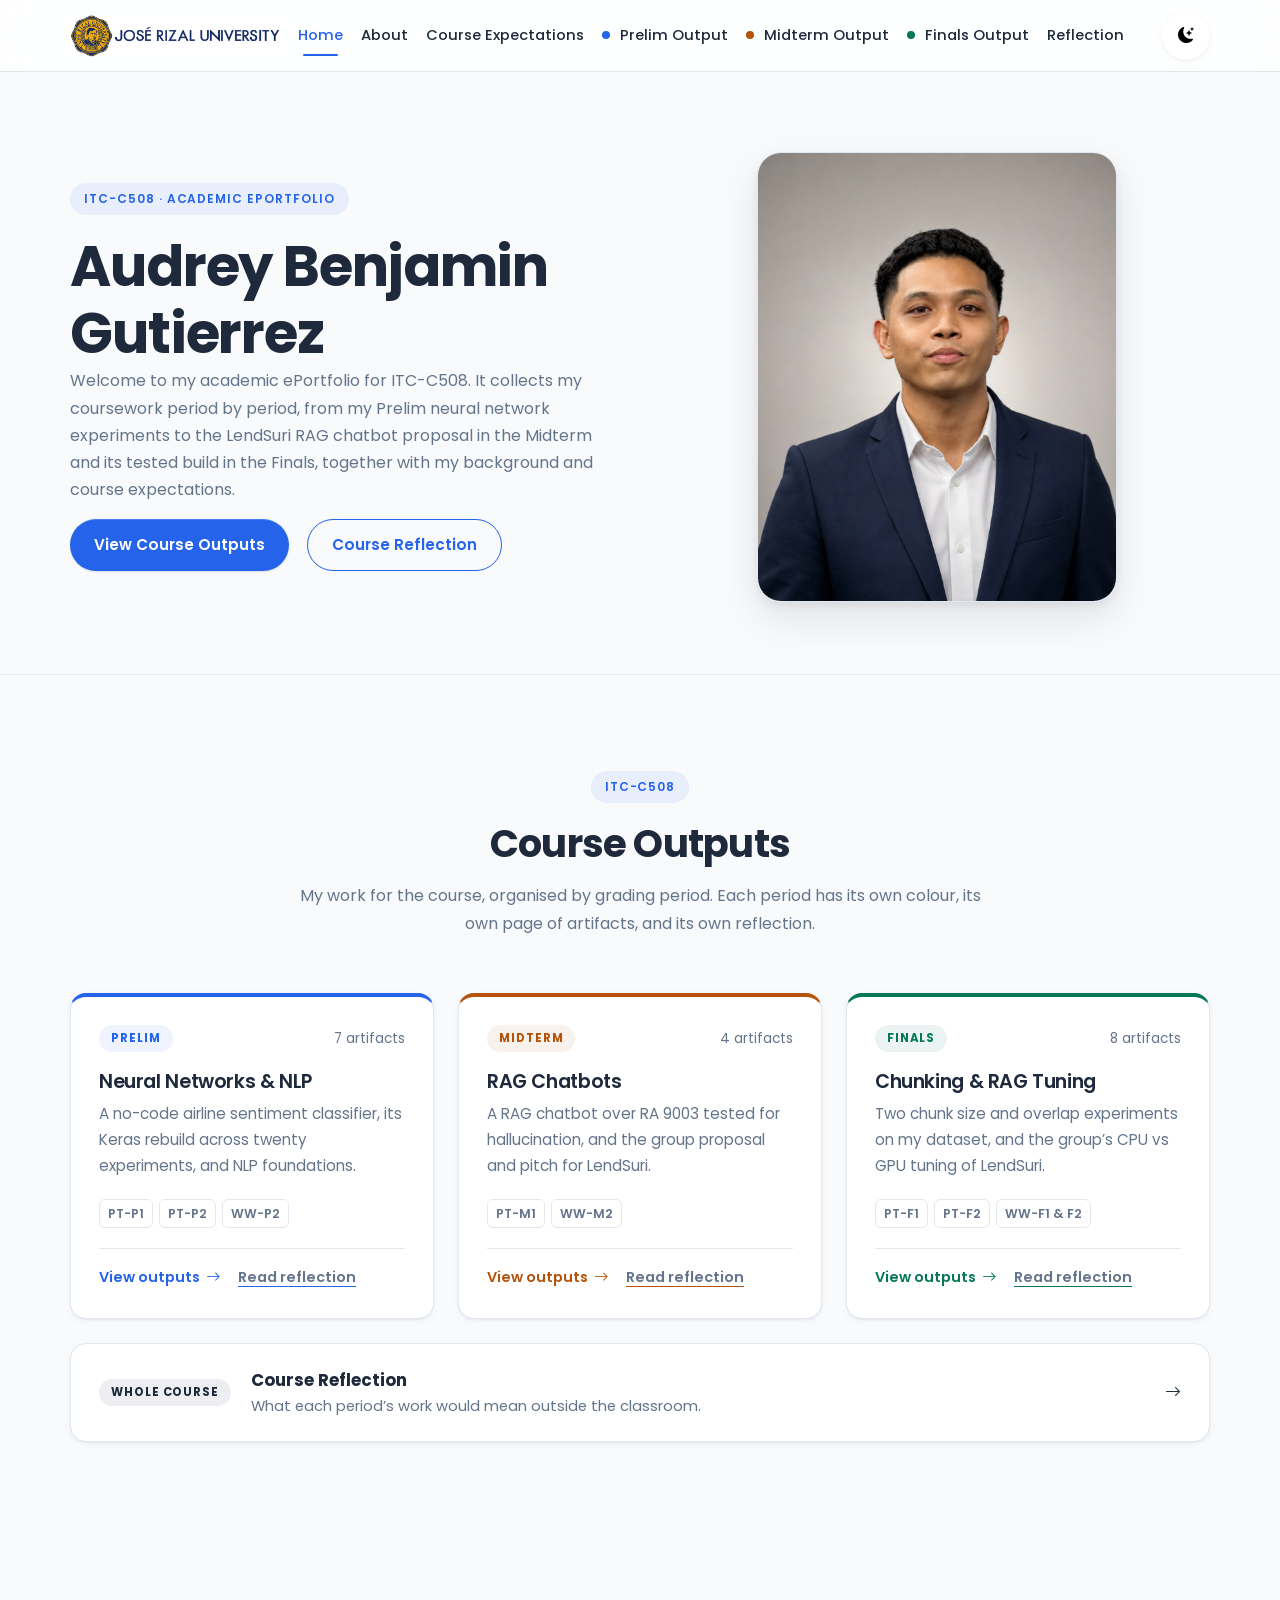
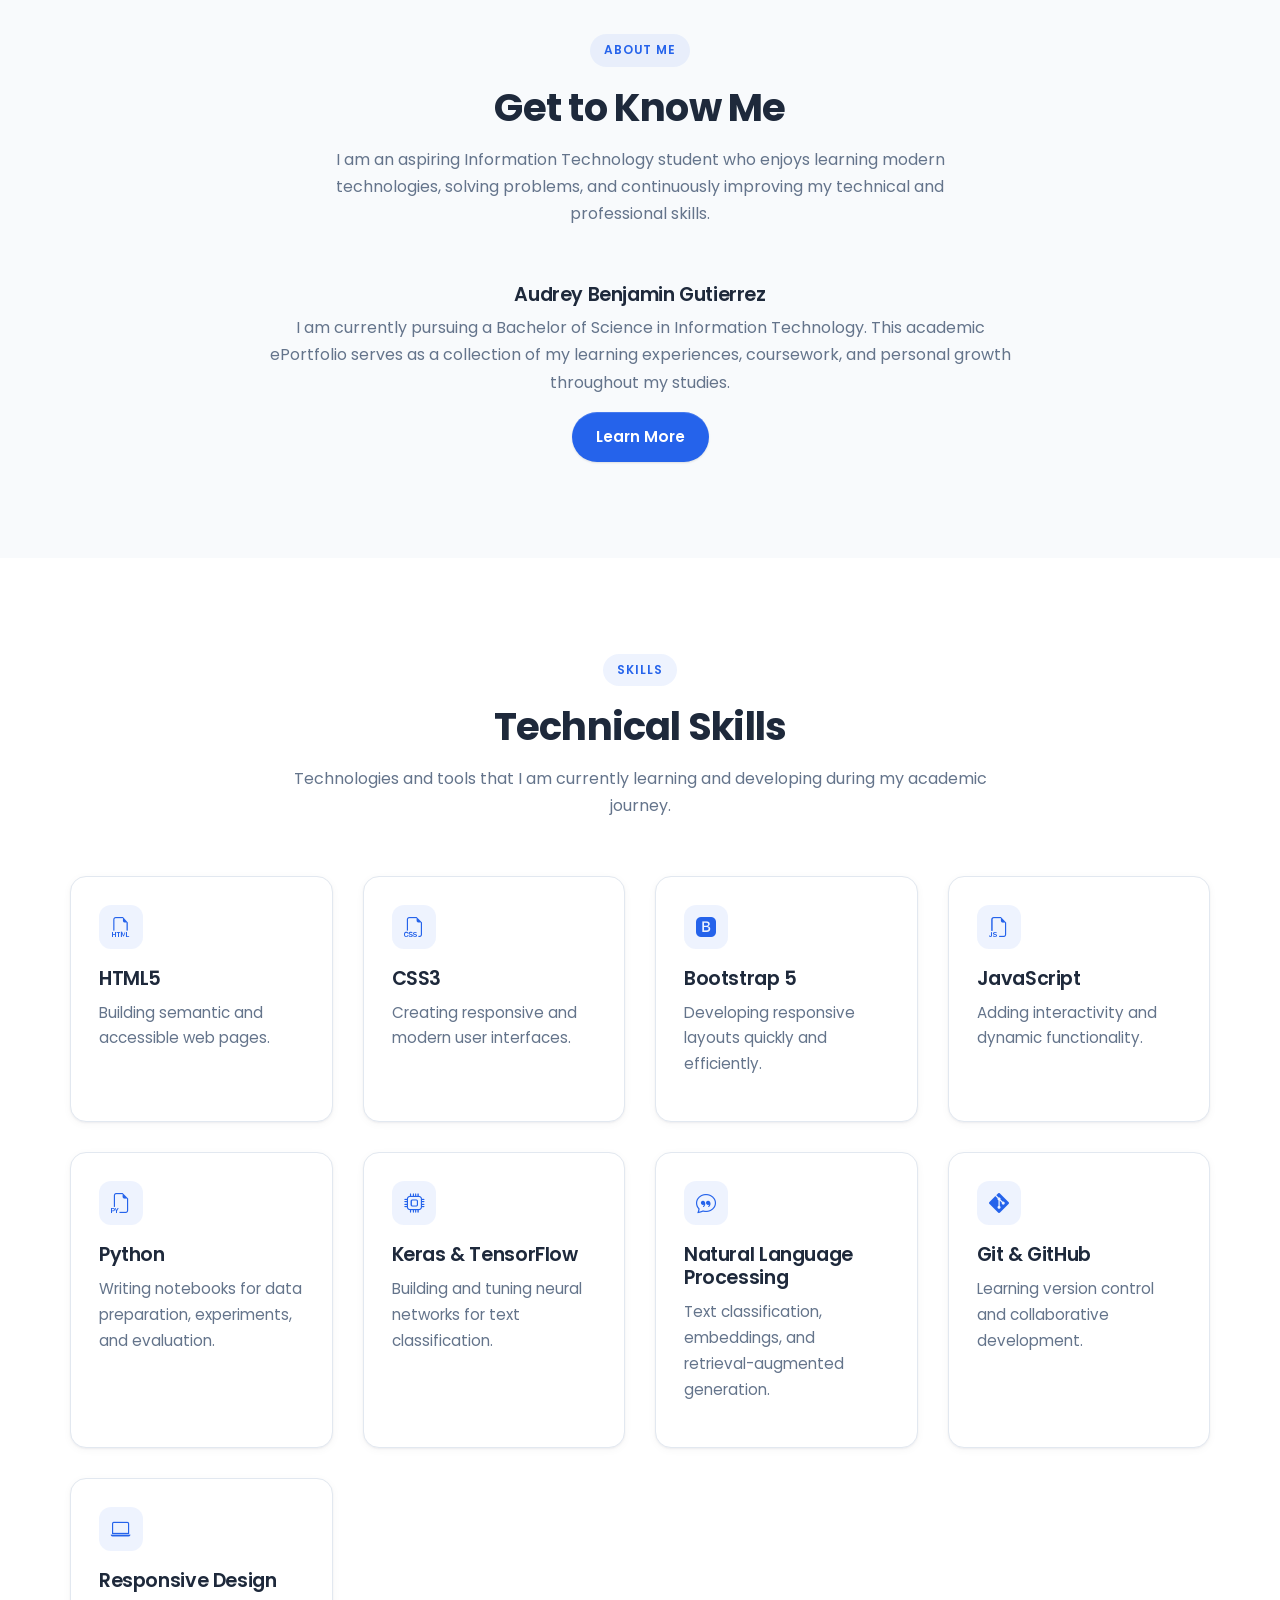
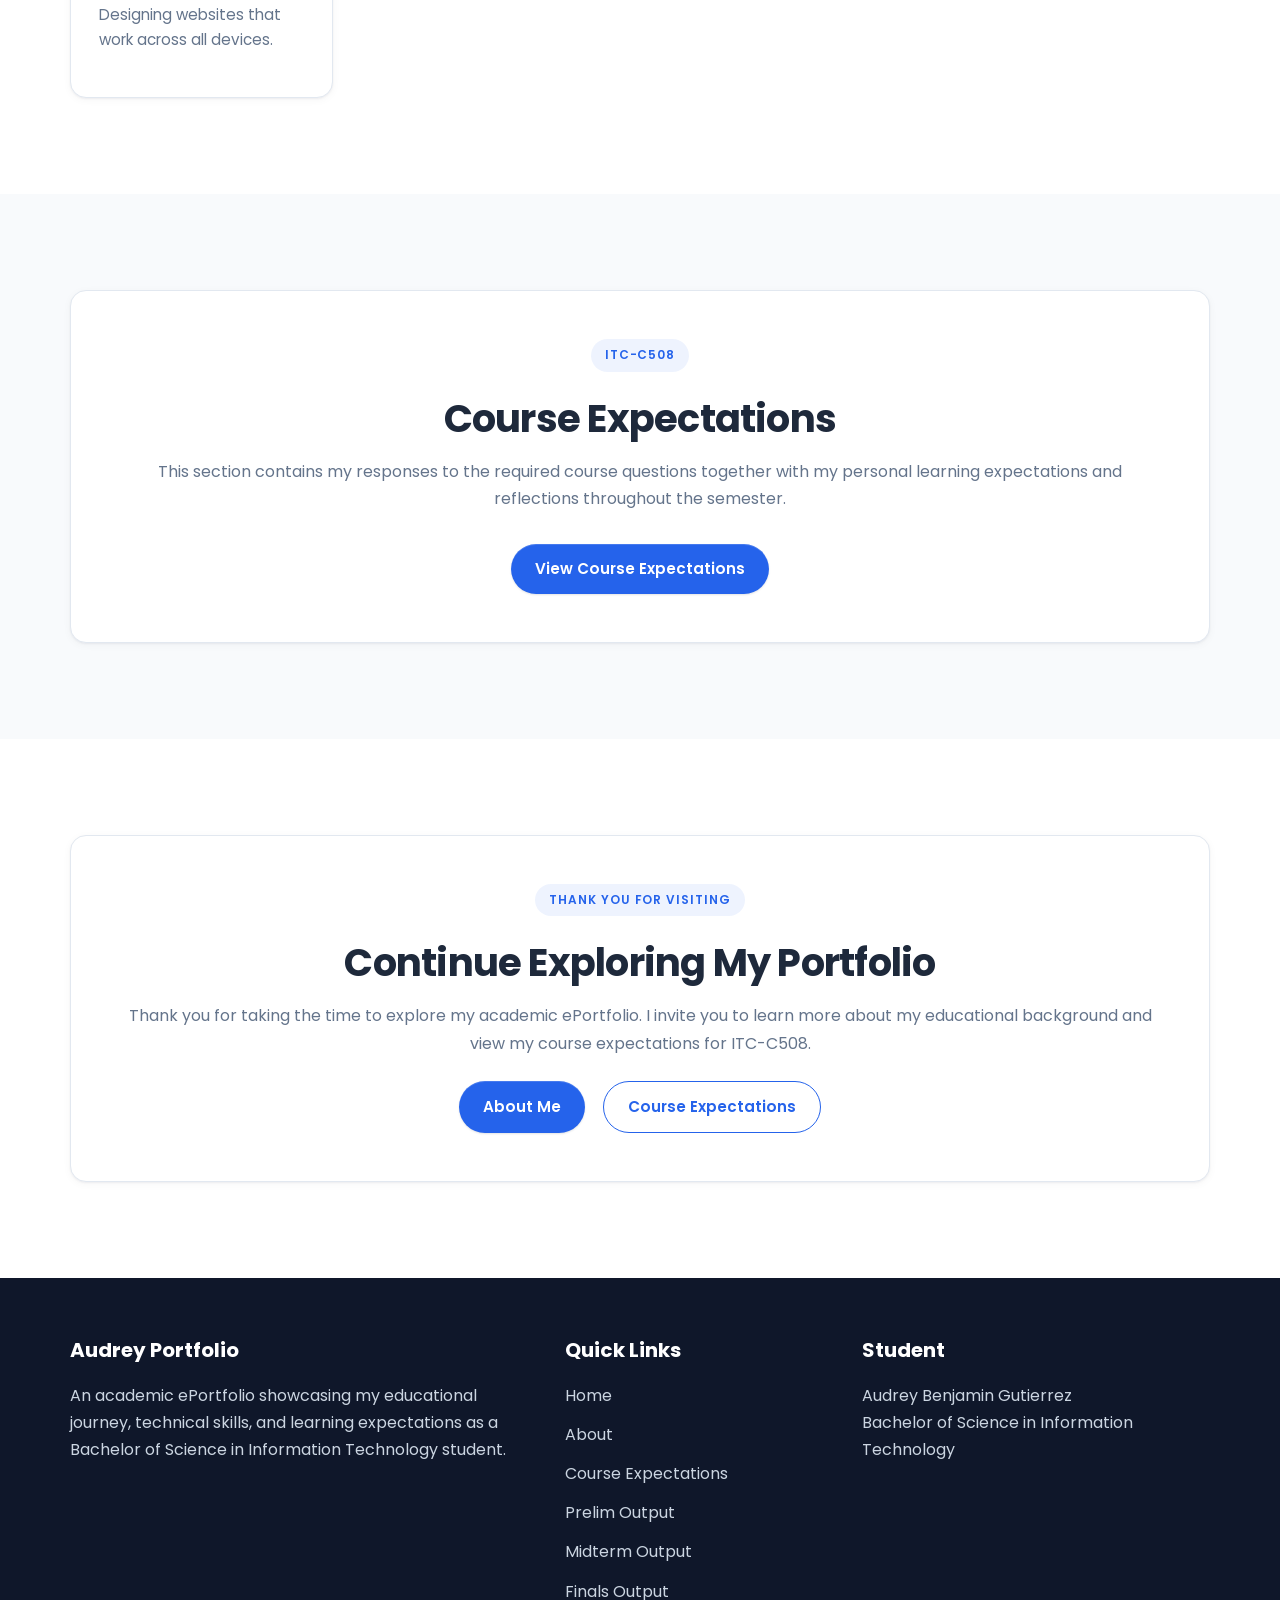
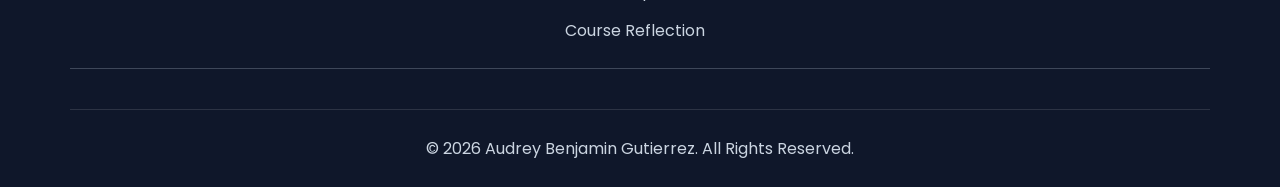
<file: index.html>
<!DOCTYPE html>
<html lang="en">

<head>

    <meta charset="UTF-8">
    <meta name="viewport" content="width=device-width, initial-scale=1.0">

    <title>Home | Audrey Benjamin Gutierrez</title>

    <meta name="description" content="Academic ePortfolio of Audrey Benjamin Gutierrez">

    <!-- Google Fonts -->
    <link href="https://fonts.googleapis.com/css2?family=Poppins:wght@300;400;500;600;700;800&display=swap"
        rel="stylesheet">

    <!-- Bootstrap -->
    <link href="https://cdn.jsdelivr.net/npm/bootstrap@5.3.3/dist/css/bootstrap.min.css" rel="stylesheet">

    <!-- Bootstrap Icons -->
    <link href="https://cdn.jsdelivr.net/npm/bootstrap-icons@1.11.3/font/bootstrap-icons.css" rel="stylesheet">

    <!-- Custom CSS -->
    <link rel="stylesheet" href="css/style.css">

    <link rel="stylesheet" href="css/responsive.css">

</head>

<body>

    <!-- ==========================================
         NAVIGATION
    =========================================== -->

    <nav class="navbar navbar-expand-lg fixed-top">

        <div class="container-custom">

            <a class="navbar-brand" href="index.html">

                <img src="images/jru.jpg" alt="Jose Rizal University Logo" class="navbar-logo">

            </a>

            <button class="navbar-toggler" type="button" data-bs-toggle="collapse" data-bs-target="#navbar">

                <span class="navbar-toggler-icon"></span>

            </button>

            <div class="collapse navbar-collapse" id="navbar">

                <ul class="navbar-nav ms-auto align-items-lg-center">

                    <li class="nav-item">

                        <a class="nav-link active" href="index.html">

                            Home

                        </a>

                    </li>

                    <li class="nav-item">

                        <a class="nav-link" href="about.html">

                            About

                        </a>

                    </li>

                    <li class="nav-item">

                        <a class="nav-link" href="expectations.html">

                            Course Expectations

                        </a>

                    </li>

                    <li class="nav-item">

                        <a class="nav-link" href="prelim.html">

                            Prelim Output

                        </a>

                    </li>

                    <li class="nav-item">

                        <a class="nav-link" href="midterm.html">

                            Midterm Output

                        </a>

                    </li>

                    <li class="nav-item">

                        <a class="nav-link" href="finals.html">

                            Finals Output

                        </a>

                    </li>

                    <li class="nav-item">

                        <a class="nav-link" href="reflection.html">

                            Reflection

                        </a>

                    </li>

                    <li class="nav-item ms-lg-3">

                        <button id="darkModeToggle" class="btn-icon" aria-label="Toggle Dark Mode">

                            <i class="bi bi-moon-stars-fill"></i>

                        </button>

                    </li>

                </ul>

            </div>

        </div>

    </nav>

    <!-- ==========================================
         HERO
    =========================================== -->

    <section class="hero">

        <div class="container-custom">

            <div class="row align-items-center g-5">

                <div class="col-lg-6 fade-up">

                    <span class="badge-soft">

                        ITC-C508 &middot; Academic ePortfolio

                    </span>

                    <h1 class="hero-name">

                        Audrey Benjamin Gutierrez

                    </h1>

                    <p class="hero-text">

                        Welcome to my academic ePortfolio for ITC-C508. It
                        collects my coursework period by period, from my
                        Prelim neural network experiments to the LendSuri
                        RAG chatbot proposal in the Midterm and its tested
                        build in the Finals, together with
                        my background and course expectations.

                    </p>

                    <div class="hero-buttons">

                        <a href="#outputs" class="btn-primary-custom">

                            View Course Outputs

                        </a>

                        <a href="reflection.html" class="btn-outline-custom">

                            Course Reflection

                        </a>

                    </div>

                </div>

                <div class="col-lg-6 text-center fade-up">

                    <img src="images/profile.jpg" alt="Audrey Benjamin Gutierrez" class="hero-image img-fluid">

                </div>

            </div>

        </div>

    </section>

    <!-- ==========================================
         COURSE OUTPUTS
    =========================================== -->

    <section id="outputs">

        <div class="container-custom">

            <div class="section-header fade-up">

                <span>ITC-C508</span>

                <h2>Course Outputs</h2>

                <p>

                    My work for the course, organised by grading period. Each period has its
                    own colour, its own page of artifacts, and its own reflection.

                </p>

            </div>

            <div class="period-grid">

                <article class="period-card period-card--prelim fade-up">

                    <div class="period-card-top">

                        <span class="period-tag">Prelim</span>

                        <span class="period-count">7 artifacts</span>

                    </div>

                    <h3><a href="prelim.html">Neural Networks &amp; NLP</a></h3>

                    <p>A no-code airline sentiment classifier, its Keras rebuild across twenty experiments, and NLP foundations.</p>

                    <ul class="period-exercises" aria-label="Prelim exercises"><li>PT-P1</li><li>PT-P2</li><li>WW-P2</li></ul>

                    <div class="period-card-actions">

                        <a href="prelim.html" class="period-link">View outputs <i class="bi bi-arrow-right" aria-hidden="true"></i></a>

                        <a href="prelim.html#reflection" class="period-link period-link--reflection">Read reflection</a>

                    </div>

                </article>

                <article class="period-card period-card--midterm fade-up">

                    <div class="period-card-top">

                        <span class="period-tag">Midterm</span>

                        <span class="period-count">4 artifacts</span>

                    </div>

                    <h3><a href="midterm.html">RAG Chatbots</a></h3>

                    <p>A RAG chatbot over RA 9003 tested for hallucination, and the group proposal and pitch for LendSuri.</p>

                    <ul class="period-exercises" aria-label="Midterm exercises"><li>PT-M1</li><li>WW-M2</li></ul>

                    <div class="period-card-actions">

                        <a href="midterm.html" class="period-link">View outputs <i class="bi bi-arrow-right" aria-hidden="true"></i></a>

                        <a href="midterm.html#reflection" class="period-link period-link--reflection">Read reflection</a>

                    </div>

                </article>

                <article class="period-card period-card--finals fade-up">

                    <div class="period-card-top">

                        <span class="period-tag">Finals</span>

                        <span class="period-count">8 artifacts</span>

                    </div>

                    <h3><a href="finals.html">Chunking &amp; RAG Tuning</a></h3>

                    <p>Two chunk size and overlap experiments on my dataset, and the group&rsquo;s CPU vs GPU tuning of LendSuri.</p>

                    <ul class="period-exercises" aria-label="Finals exercises"><li>PT-F1</li><li>PT-F2</li><li>WW-F1 &amp; F2</li></ul>

                    <div class="period-card-actions">

                        <a href="finals.html" class="period-link">View outputs <i class="bi bi-arrow-right" aria-hidden="true"></i></a>

                        <a href="finals.html#reflection" class="period-link period-link--reflection">Read reflection</a>

                    </div>

                </article>

            </div>

            <a href="reflection.html" class="course-reflection-strip fade-up">

                <span class="period-tag period-tag--neutral">Whole course</span>

                <span class="course-reflection-text">

                    <strong>Course Reflection</strong>

                    <span>What each period&rsquo;s work would mean outside the classroom.</span>

                </span>

                <i class="bi bi-arrow-right" aria-hidden="true"></i>

            </a>

        </div>

    </section>

    <!-- ==========================================
         ABOUT PREVIEW
    =========================================== -->

    <section>

        <div class="container-custom">

            <div class="section-header fade-up">

                <span>About Me</span>

                <h2>Get to Know Me</h2>

                <p>

                    I am an aspiring Information Technology student who enjoys
                    learning modern technologies, solving problems, and
                    continuously improving my technical and professional skills.

                </p>

            </div>

            <div class="row justify-content-center">

                <div class="col-lg-8 text-center fade-up">

                    <h3>

                        Audrey Benjamin Gutierrez

                    </h3>

                    <p>

                        I am currently pursuing a Bachelor of Science in
                        Information Technology. This academic ePortfolio serves
                        as a collection of my learning experiences, coursework,
                        and personal growth throughout my studies.

                    </p>

                    <a href="about.html" class="btn-primary-custom">

                        Learn More

                    </a>

                </div>

            </div>

        </div>

    </section>

    <!-- ==========================================
         SKILLS
    =========================================== -->

    <section class="bg-white">

        <div class="container-custom">

            <div class="section-header fade-up">

                <span>Skills</span>

                <h2>Technical Skills</h2>

                <p>

                    Technologies and tools that I am currently learning and
                    developing during my academic journey.

                </p>

            </div>

            <div class="dashboard-grid">

                <div class="dashboard-card fade-up">

                    <i class="bi bi-filetype-html"></i>

                    <h3>HTML5</h3>

                    <p>Building semantic and accessible web pages.</p>

                </div>

                <div class="dashboard-card fade-up">

                    <i class="bi bi-filetype-css"></i>

                    <h3>CSS3</h3>

                    <p>Creating responsive and modern user interfaces.</p>

                </div>

                <div class="dashboard-card fade-up">

                    <i class="bi bi-bootstrap-fill"></i>

                    <h3>Bootstrap 5</h3>

                    <p>Developing responsive layouts quickly and efficiently.</p>

                </div>

                <div class="dashboard-card fade-up">

                    <i class="bi bi-filetype-js"></i>

                    <h3>JavaScript</h3>

                    <p>Adding interactivity and dynamic functionality.</p>

                </div>

                <div class="dashboard-card fade-up">

                    <i class="bi bi-filetype-py"></i>

                    <h3>Python</h3>

                    <p>Writing notebooks for data preparation, experiments, and evaluation.</p>

                </div>

                <div class="dashboard-card fade-up">

                    <i class="bi bi-cpu"></i>

                    <h3>Keras &amp; TensorFlow</h3>

                    <p>Building and tuning neural networks for text classification.</p>

                </div>

                <div class="dashboard-card fade-up">

                    <i class="bi bi-chat-quote"></i>

                    <h3>Natural Language Processing</h3>

                    <p>Text classification, embeddings, and retrieval-augmented generation.</p>

                </div>

                <div class="dashboard-card fade-up">

                    <i class="bi bi-git"></i>

                    <h3>Git & GitHub</h3>

                    <p>Learning version control and collaborative development.</p>

                </div>

                <div class="dashboard-card fade-up">

                    <i class="bi bi-laptop"></i>

                    <h3>Responsive Design</h3>

                    <p>Designing websites that work across all devices.</p>

                </div>

            </div>

        </div>

    </section>

    <!-- ==========================================
         COURSE EXPECTATIONS PREVIEW
    =========================================== -->

    <section>

        <div class="container-custom">

            <div class="glass p-5 text-center fade-up">

                <span class="badge-soft">

                    ITC-C508

                </span>

                <h2 class="mt-4">

                    Course Expectations

                </h2>

                <p class="mt-3">

                    This section contains my responses to the required course
                    questions together with my personal learning expectations
                    and reflections throughout the semester.

                </p>

                <a href="expectations.html" class="btn-primary-custom mt-3">

                    View Course Expectations

                </a>

            </div>

        </div>

    </section>

    <!-- ==========================================
         CALL TO ACTION
    =========================================== -->

    <section class="bg-white">

        <div class="container-custom">

            <div class="glass text-center p-5 fade-up">

                <span class="badge-soft">

                    Thank You for Visiting

                </span>

                <h2 class="mt-4">

                    Continue Exploring My Portfolio

                </h2>

                <p class="mt-3">

                    Thank you for taking the time to explore my academic
                    ePortfolio. I invite you to learn more about my educational
                    background and view my course expectations for ITC-C508.

                </p>

                <div class="hero-buttons justify-content-center mt-4">

                    <a href="about.html" class="btn-primary-custom">

                        About Me

                    </a>

                    <a href="expectations.html" class="btn-outline-custom">

                        Course Expectations

                    </a>

                </div>

            </div>

        </div>

    </section>

    <!-- ==========================================
         FOOTER
    =========================================== -->

    <footer class="footer">

        <div class="container-custom">

            <div class="row g-5">

                <div class="col-lg-5">

                    <h5>

                        Audrey Portfolio

                    </h5>

                    <p>

                        An academic ePortfolio showcasing my educational
                        journey, technical skills, and learning expectations
                        as a Bachelor of Science in Information Technology
                        student.

                    </p>

                </div>

                <div class="col-lg-3">

                    <h5>

                        Quick Links

                    </h5>

                    <div class="footer-links">

                        <a href="index.html">

                            Home

                        </a>

                        <a href="about.html">

                            About

                        </a>

                        <a href="expectations.html">

                            Course Expectations

                        </a>

                        <a href="prelim.html">

                            Prelim Output

                        </a>

                        <a href="midterm.html">

                            Midterm Output

                        </a>

                        <a href="finals.html">

                            Finals Output

                        </a>

                        <a href="reflection.html">

                            Course Reflection

                        </a>

                    </div>

                </div>

                <div class="col-lg-4">

                    <h5>

                        Student

                    </h5>

                    <p>

                        Audrey Benjamin Gutierrez<br>

                        Bachelor of Science in Information Technology

                    </p>

                </div>

            </div>

            <hr class="my-4">

            <div class="footer-bottom text-center">

                <p class="mb-0">

                    &copy;
                    <span id="year"></span>

                    Audrey Benjamin Gutierrez.
                    All Rights Reserved.

                </p>

            </div>

        </div>

    </footer>

    <!-- ==========================================
         BACK TO TOP
    =========================================== -->

    <button id="backToTop" aria-label="Back To Top">

        <i class="bi bi-arrow-up"></i>

    </button>

    <!-- ==========================================
         JAVASCRIPT
    =========================================== -->

    <script src="https://cdn.jsdelivr.net/npm/bootstrap@5.3.3/dist/js/bootstrap.bundle.min.js"></script>

    <script src="js/script.js"></script>

</body>

</html>
</file>
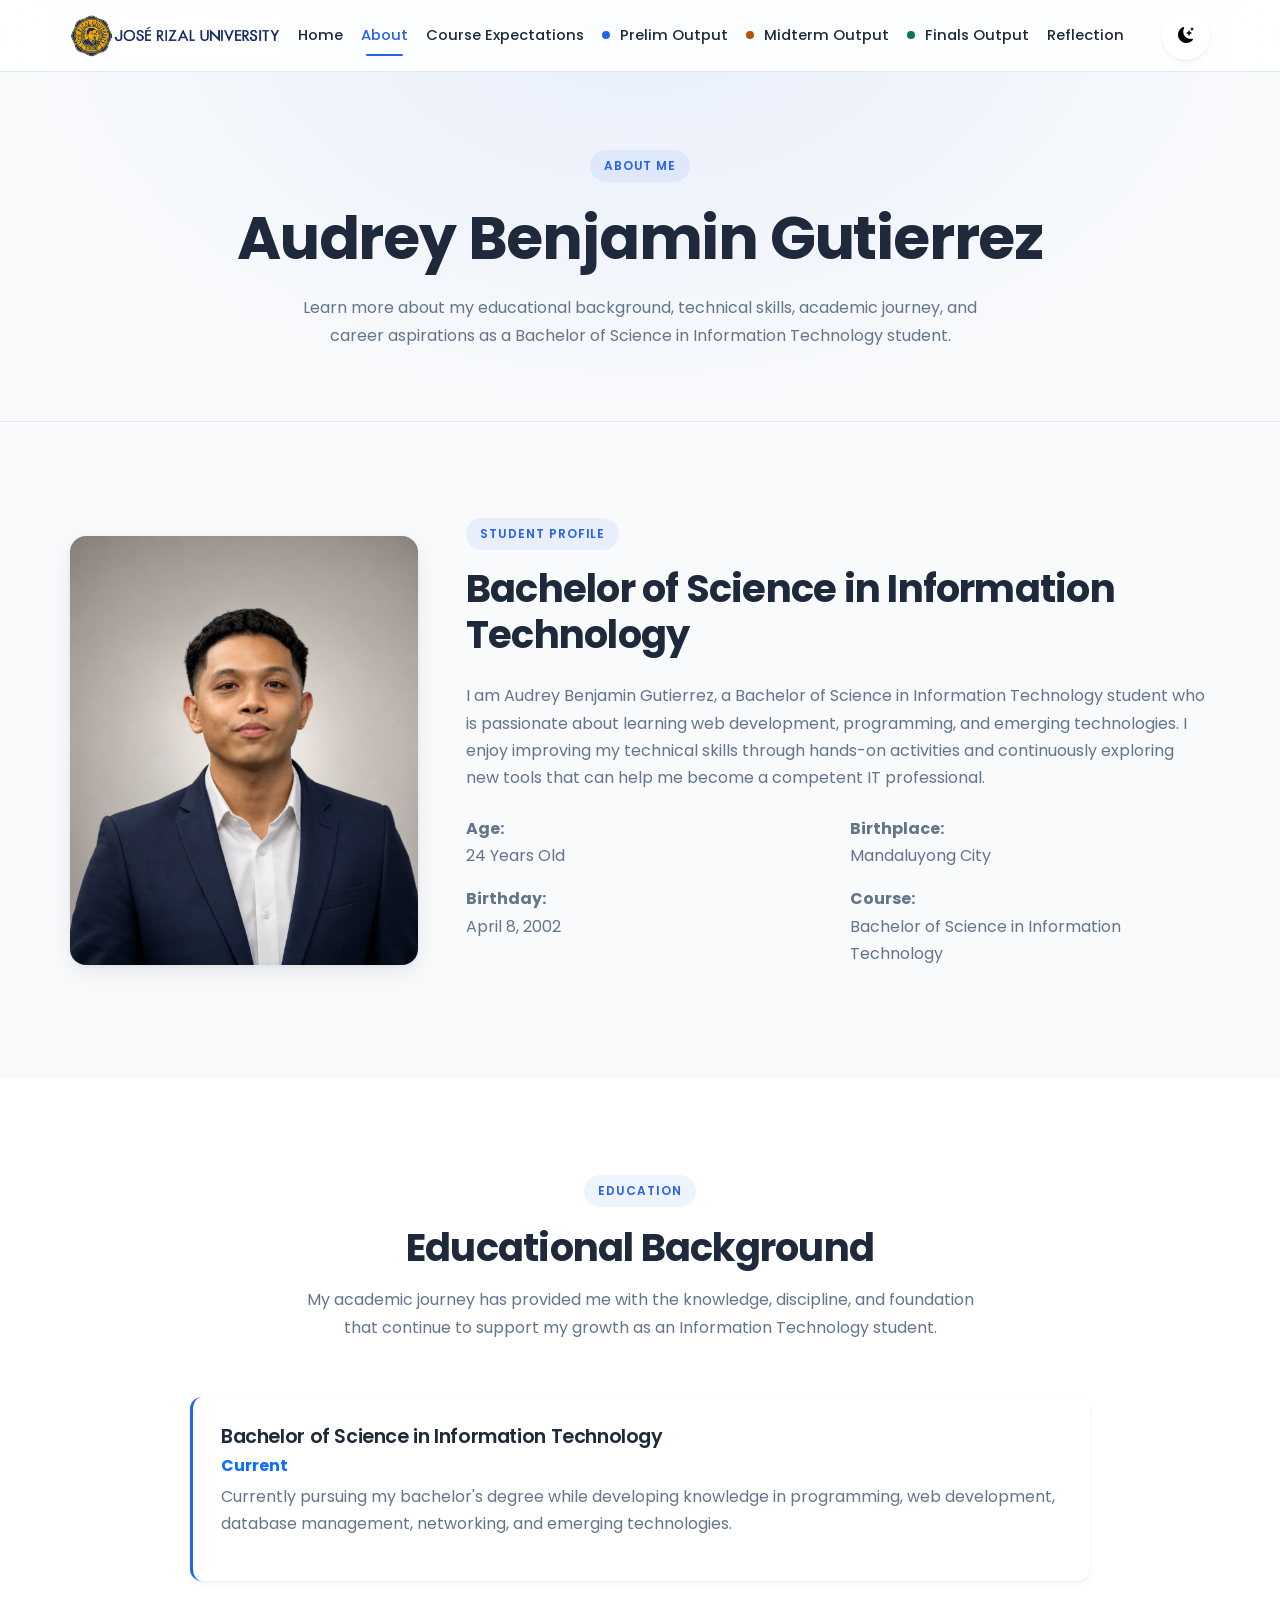
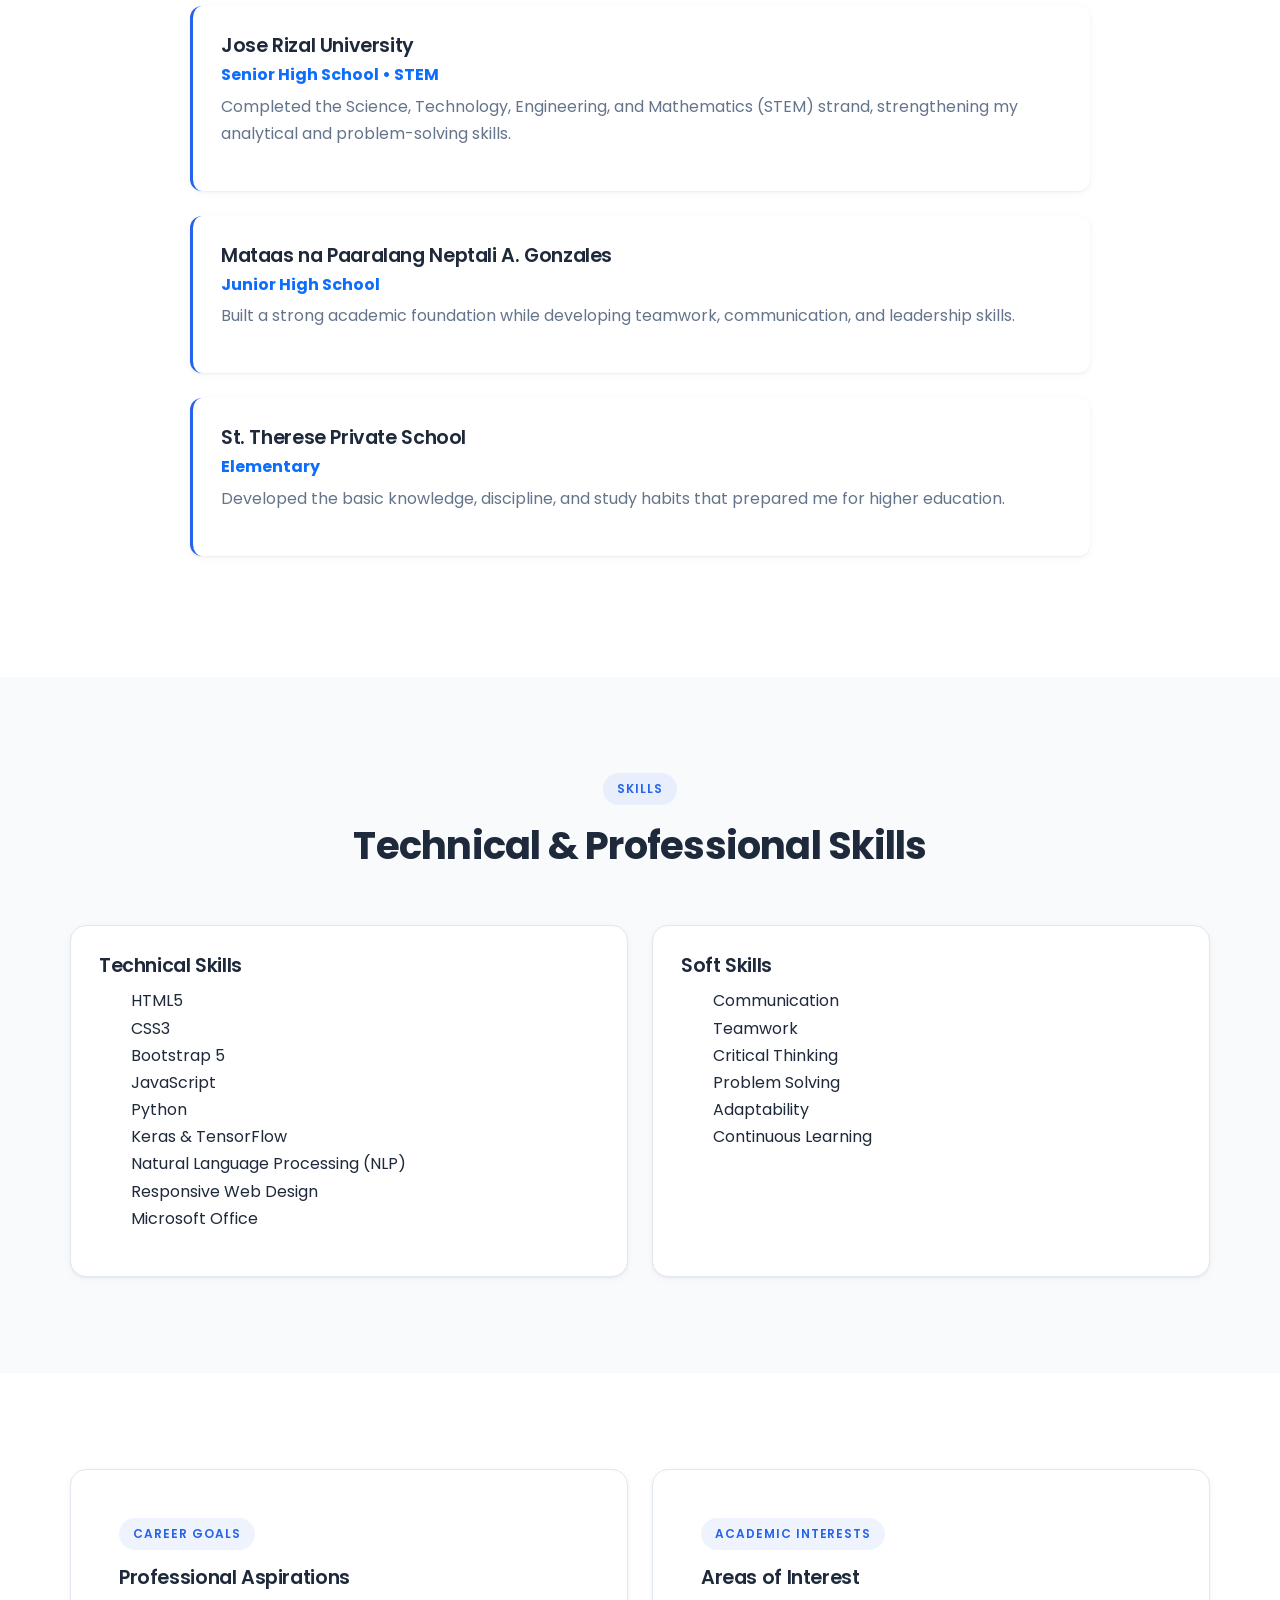
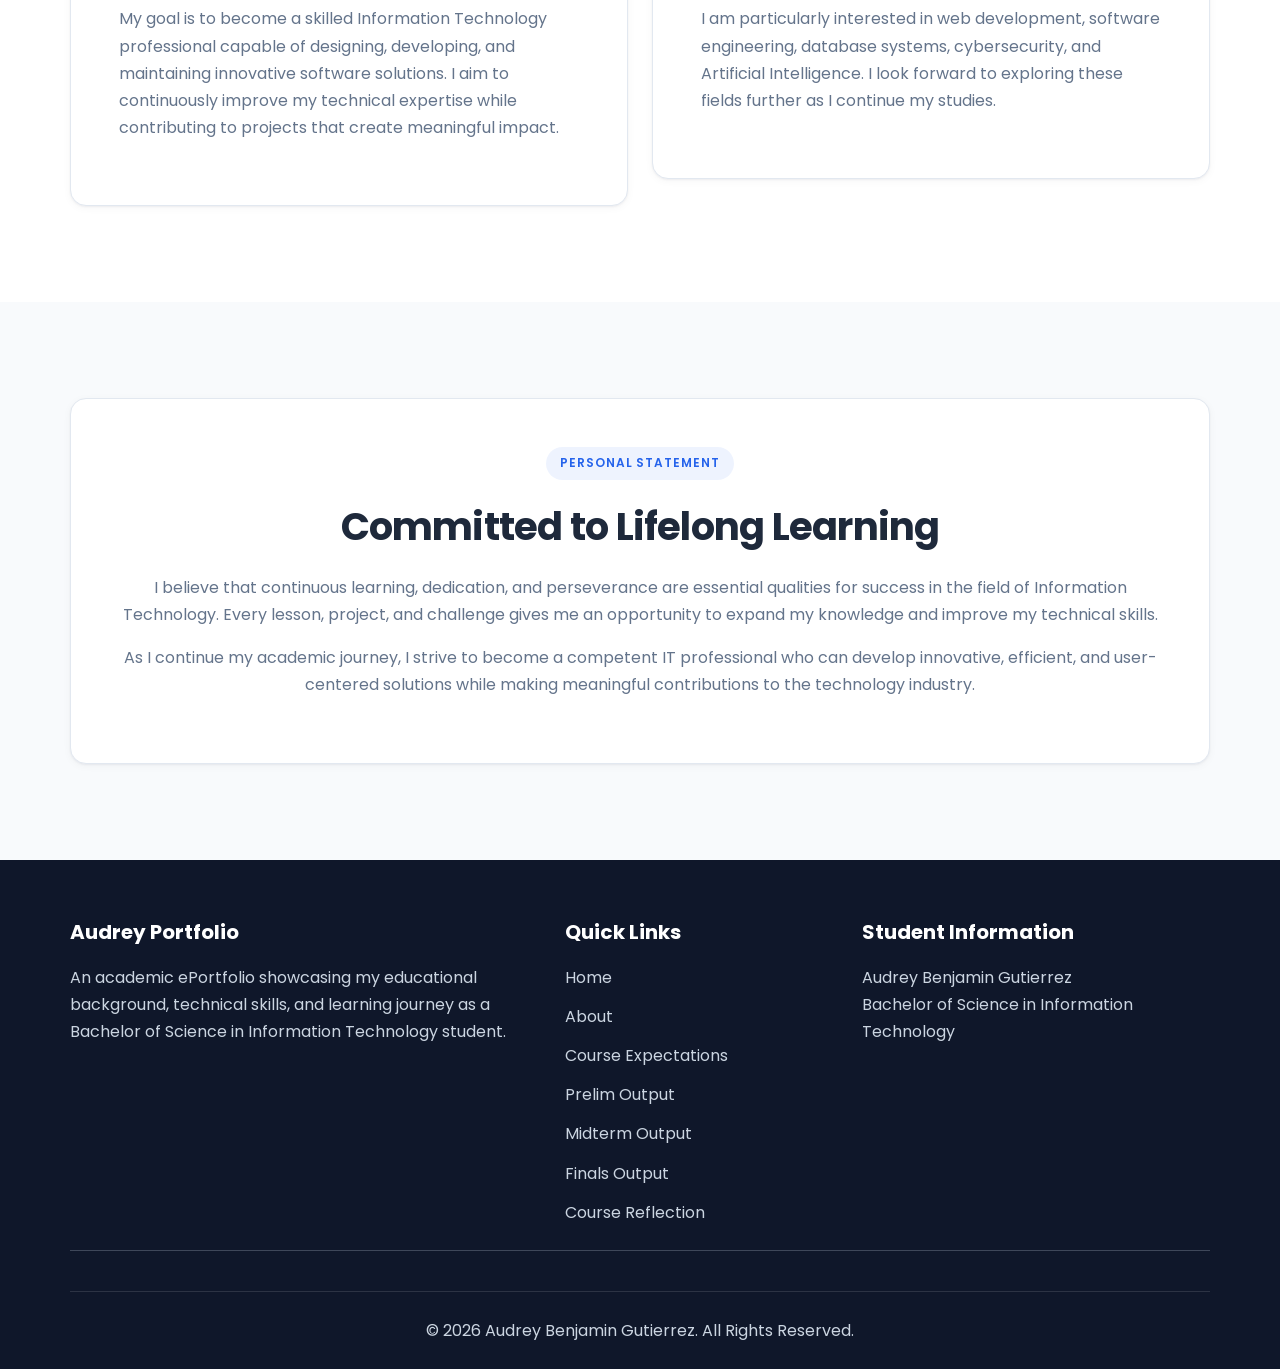
<file: about.html>
<!DOCTYPE html>
<html lang="en">

<head>

    <meta charset="UTF-8">

    <meta name="viewport" content="width=device-width, initial-scale=1.0">

    <title>About | Audrey Benjamin Gutierrez</title>

    <meta name="description" content="About Audrey Benjamin Gutierrez">

    <!-- Google Fonts -->

    <link href="https://fonts.googleapis.com/css2?family=Poppins:wght@300;400;500;600;700;800&display=swap"
        rel="stylesheet">

    <!-- Bootstrap -->

    <link href="https://cdn.jsdelivr.net/npm/bootstrap@5.3.3/dist/css/bootstrap.min.css" rel="stylesheet">

    <!-- Bootstrap Icons -->

    <link href="https://cdn.jsdelivr.net/npm/bootstrap-icons@1.11.3/font/bootstrap-icons.css" rel="stylesheet">

    <!-- Custom CSS -->

    <link rel="stylesheet" href="css/style.css">

    <link rel="stylesheet" href="css/responsive.css">

</head>

<body>

    <!-- ==========================================
         NAVIGATION
    =========================================== -->

    <nav class="navbar navbar-expand-lg fixed-top">

        <div class="container-custom">

            <a class="navbar-brand" href="index.html">

                <img src="images/jru.jpg" alt="Jose Rizal University Logo" class="navbar-logo">

            </a>

            <button class="navbar-toggler" type="button" data-bs-toggle="collapse" data-bs-target="#navbar">

                <span class="navbar-toggler-icon"></span>

            </button>

            <div class="collapse navbar-collapse" id="navbar">

                <ul class="navbar-nav ms-auto align-items-lg-center">

                    <li class="nav-item">

                        <a class="nav-link" href="index.html">

                            Home

                        </a>

                    </li>

                    <li class="nav-item">

                        <a class="nav-link active" href="about.html">

                            About

                        </a>

                    </li>

                    <li class="nav-item">

                        <a class="nav-link" href="expectations.html">

                            Course Expectations

                        </a>

                    </li>

                    <li class="nav-item">

                        <a class="nav-link" href="prelim.html">

                            Prelim Output

                        </a>

                    </li>

                    <li class="nav-item">

                        <a class="nav-link" href="midterm.html">

                            Midterm Output

                        </a>

                    </li>

                    <li class="nav-item">

                        <a class="nav-link" href="finals.html">

                            Finals Output

                        </a>

                    </li>

                    <li class="nav-item">

                        <a class="nav-link" href="reflection.html">

                            Reflection

                        </a>

                    </li>

                    <li class="nav-item ms-lg-3">

                        <button id="darkModeToggle" class="btn-icon" aria-label="Toggle Dark Mode">

                            <i class="bi bi-moon-stars-fill"></i>

                        </button>

                    </li>

                </ul>

            </div>

        </div>

    </nav>

    <!-- ==========================================
         PAGE HEADER
    =========================================== -->

    <section class="page-banner">

        <div class="container-custom text-center">

            <span class="badge-soft">

                About Me

            </span>

            <h1>

                Audrey Benjamin Gutierrez

            </h1>

            <p>

                Learn more about my educational background,
                technical skills, academic journey,
                and career aspirations as a Bachelor of Science
                in Information Technology student.

            </p>

        </div>

    </section>

    <!-- ==========================================
         PROFILE
    =========================================== -->

    <section>

        <div class="container-custom">

            <div class="row align-items-center g-5">

                <div class="col-lg-4 text-center fade-up">

                    <img src="images/profile.jpg" alt="Audrey Benjamin Gutierrez"
                        class="img-fluid rounded-4 shadow-soft">

                </div>

                <div class="col-lg-8 fade-up">

                    <span class="badge-soft">

                        Student Profile

                    </span>

                    <h2 class="mt-3">

                        Bachelor of Science in Information Technology

                    </h2>

                    <p class="mt-4">

                        I am Audrey Benjamin Gutierrez, a Bachelor of Science
                        in Information Technology student who is passionate
                        about learning web development, programming,
                        and emerging technologies. I enjoy improving my
                        technical skills through hands-on activities and
                        continuously exploring new tools that can help me
                        become a competent IT professional.

                    </p>

                    <div class="row mt-4">

                        <div class="col-md-6">

                            <p>

                                <strong>Age:</strong><br>

                                24 Years Old

                            </p>

                            <p>

                                <strong>Birthday:</strong><br>

                                April 8, 2002

                            </p>

                        </div>

                        <div class="col-md-6">

                            <p>

                                <strong>Birthplace:</strong><br>

                                Mandaluyong City

                            </p>

                            <p>

                                <strong>Course:</strong><br>

                                Bachelor of Science in Information Technology

                            </p>

                        </div>

                    </div>

                </div>

            </div>

        </div>

    </section>
    <!-- ==========================================
         EDUCATION
    =========================================== -->

    <section class="bg-white">

        <div class="container-custom">

            <div class="section-header fade-up">

                <span>Education</span>

                <h2>Educational Background</h2>

                <p>

                    My academic journey has provided me with the knowledge,
                    discipline, and foundation that continue to support my
                    growth as an Information Technology student.

                </p>

            </div>

            <div class="timeline">

                <div class="timeline-item fade-up">

                    <div class="timeline-dot"></div>

                    <div class="timeline-content">

                        <h3>

                            Bachelor of Science in Information Technology

                        </h3>

                        <h6 class="text-primary">

                            Current

                        </h6>

                        <p>

                            Currently pursuing my bachelor's degree while
                            developing knowledge in programming,
                            web development, database management,
                            networking, and emerging technologies.

                        </p>

                    </div>

                </div>

                <div class="timeline-item fade-up">

                    <div class="timeline-dot"></div>

                    <div class="timeline-content">

                        <h3>

                            Jose Rizal University

                        </h3>

                        <h6 class="text-primary">

                            Senior High School • STEM

                        </h6>

                        <p>

                            Completed the Science, Technology,
                            Engineering, and Mathematics (STEM)
                            strand, strengthening my analytical
                            and problem-solving skills.

                        </p>

                    </div>

                </div>

                <div class="timeline-item fade-up">

                    <div class="timeline-dot"></div>

                    <div class="timeline-content">

                        <h3>

                            Mataas na Paaralang Neptali A. Gonzales

                        </h3>

                        <h6 class="text-primary">

                            Junior High School

                        </h6>

                        <p>

                            Built a strong academic foundation while
                            developing teamwork, communication,
                            and leadership skills.

                        </p>

                    </div>

                </div>

                <div class="timeline-item fade-up">

                    <div class="timeline-dot"></div>

                    <div class="timeline-content">

                        <h3>

                            St. Therese Private School

                        </h3>

                        <h6 class="text-primary">

                            Elementary

                        </h6>

                        <p>

                            Developed the basic knowledge,
                            discipline, and study habits that
                            prepared me for higher education.

                        </p>

                    </div>

                </div>

            </div>

        </div>

    </section>

    <!-- ==========================================
         SKILLS
    =========================================== -->

    <section>

        <div class="container-custom">

            <div class="section-header fade-up">

                <span>Skills</span>

                <h2>Technical & Professional Skills</h2>

            </div>

            <div class="row g-4">

                <div class="col-lg-6">

                    <div class="dashboard-card fade-up">

                        <h3>

                            Technical Skills

                        </h3>

                        <ul class="dashboard-list">

                            <li>HTML5</li>
                            <li>CSS3</li>
                            <li>Bootstrap 5</li>
                            <li>JavaScript</li>
                            <li>Python</li>
                            <li>Keras &amp; TensorFlow</li>
                            <li>Natural Language Processing (NLP)</li>
                            <li>Responsive Web Design</li>
                            <li>Microsoft Office</li>

                        </ul>

                    </div>

                </div>

                <div class="col-lg-6">

                    <div class="dashboard-card fade-up">

                        <h3>

                            Soft Skills

                        </h3>

                        <ul class="dashboard-list">

                            <li>Communication</li>
                            <li>Teamwork</li>
                            <li>Critical Thinking</li>
                            <li>Problem Solving</li>
                            <li>Adaptability</li>
                            <li>Continuous Learning</li>

                        </ul>

                    </div>

                </div>

            </div>

        </div>

    </section>

    <!-- ==========================================
         GOALS
    =========================================== -->

    <section class="bg-white">

        <div class="container-custom">

            <div class="row g-4">

                <div class="col-lg-6">

                    <div class="glass p-5 fade-up">

                        <span class="badge-soft">

                            Career Goals

                        </span>

                        <h3 class="mt-3">

                            Professional Aspirations

                        </h3>

                        <p class="mt-3">

                            My goal is to become a skilled Information
                            Technology professional capable of designing,
                            developing, and maintaining innovative software
                            solutions. I aim to continuously improve my
                            technical expertise while contributing to projects
                            that create meaningful impact.

                        </p>

                    </div>

                </div>

                <div class="col-lg-6">

                    <div class="glass p-5 fade-up">

                        <span class="badge-soft">

                            Academic Interests

                        </span>

                        <h3 class="mt-3">

                            Areas of Interest

                        </h3>

                        <p class="mt-3">

                            I am particularly interested in web development,
                            software engineering, database systems,
                            cybersecurity, and Artificial Intelligence. I look
                            forward to exploring these fields further as I
                            continue my studies.

                        </p>

                    </div>

                </div>

            </div>

        </div>

    </section>

    <!-- ==========================================
         PERSONAL STATEMENT
    =========================================== -->

    <section>

        <div class="container-custom">

            <div class="glass p-5 text-center fade-up">

                <span class="badge-soft">

                    Personal Statement

                </span>

                <h2 class="mt-4">

                    Committed to Lifelong Learning

                </h2>

                <p class="mt-4">

                    I believe that continuous learning, dedication, and
                    perseverance are essential qualities for success in the
                    field of Information Technology. Every lesson, project,
                    and challenge gives me an opportunity to expand my
                    knowledge and improve my technical skills.

                </p>

                <p>

                    As I continue my academic journey, I strive to become
                    a competent IT professional who can develop innovative,
                    efficient, and user-centered solutions while making
                    meaningful contributions to the technology industry.

                </p>

            </div>

        </div>

    </section>

    <!-- ==========================================
         FOOTER
    =========================================== -->

    <footer class="footer">

        <div class="container-custom">

            <div class="row g-5">

                <div class="col-lg-5">

                    <h5>

                        Audrey Portfolio

                    </h5>

                    <p>

                        An academic ePortfolio showcasing my educational
                        background, technical skills, and learning journey
                        as a Bachelor of Science in Information Technology
                        student.

                    </p>

                </div>

                <div class="col-lg-3">

                    <h5>

                        Quick Links

                    </h5>

                    <div class="footer-links">

                        <a href="index.html">

                            Home

                        </a>

                        <a href="about.html">

                            About

                        </a>

                        <a href="expectations.html">

                            Course Expectations

                        </a>

                        <a href="prelim.html">

                            Prelim Output

                        </a>

                        <a href="midterm.html">

                            Midterm Output

                        </a>

                        <a href="finals.html">

                            Finals Output

                        </a>

                        <a href="reflection.html">

                            Course Reflection

                        </a>

                    </div>

                </div>

                <div class="col-lg-4">

                    <h5>

                        Student Information

                    </h5>

                    <p>

                        Audrey Benjamin Gutierrez<br>

                        Bachelor of Science in Information Technology

                    </p>

                </div>

            </div>

            <hr class="my-4">

            <div class="footer-bottom text-center">

                <p class="mb-0">

                    &copy;
                    <span id="year"></span>

                    Audrey Benjamin Gutierrez.
                    All Rights Reserved.

                </p>

            </div>

        </div>

    </footer>

    <!-- ==========================================
         BACK TO TOP
    =========================================== -->

    <button id="backToTop" aria-label="Back To Top">

        <i class="bi bi-arrow-up"></i>

    </button>

    <!-- ==========================================
         JAVASCRIPT
    =========================================== -->

    <script src="https://cdn.jsdelivr.net/npm/bootstrap@5.3.3/dist/js/bootstrap.bundle.min.js"></script>

    <script src="js/script.js"></script>

</body>

</html>
</file>
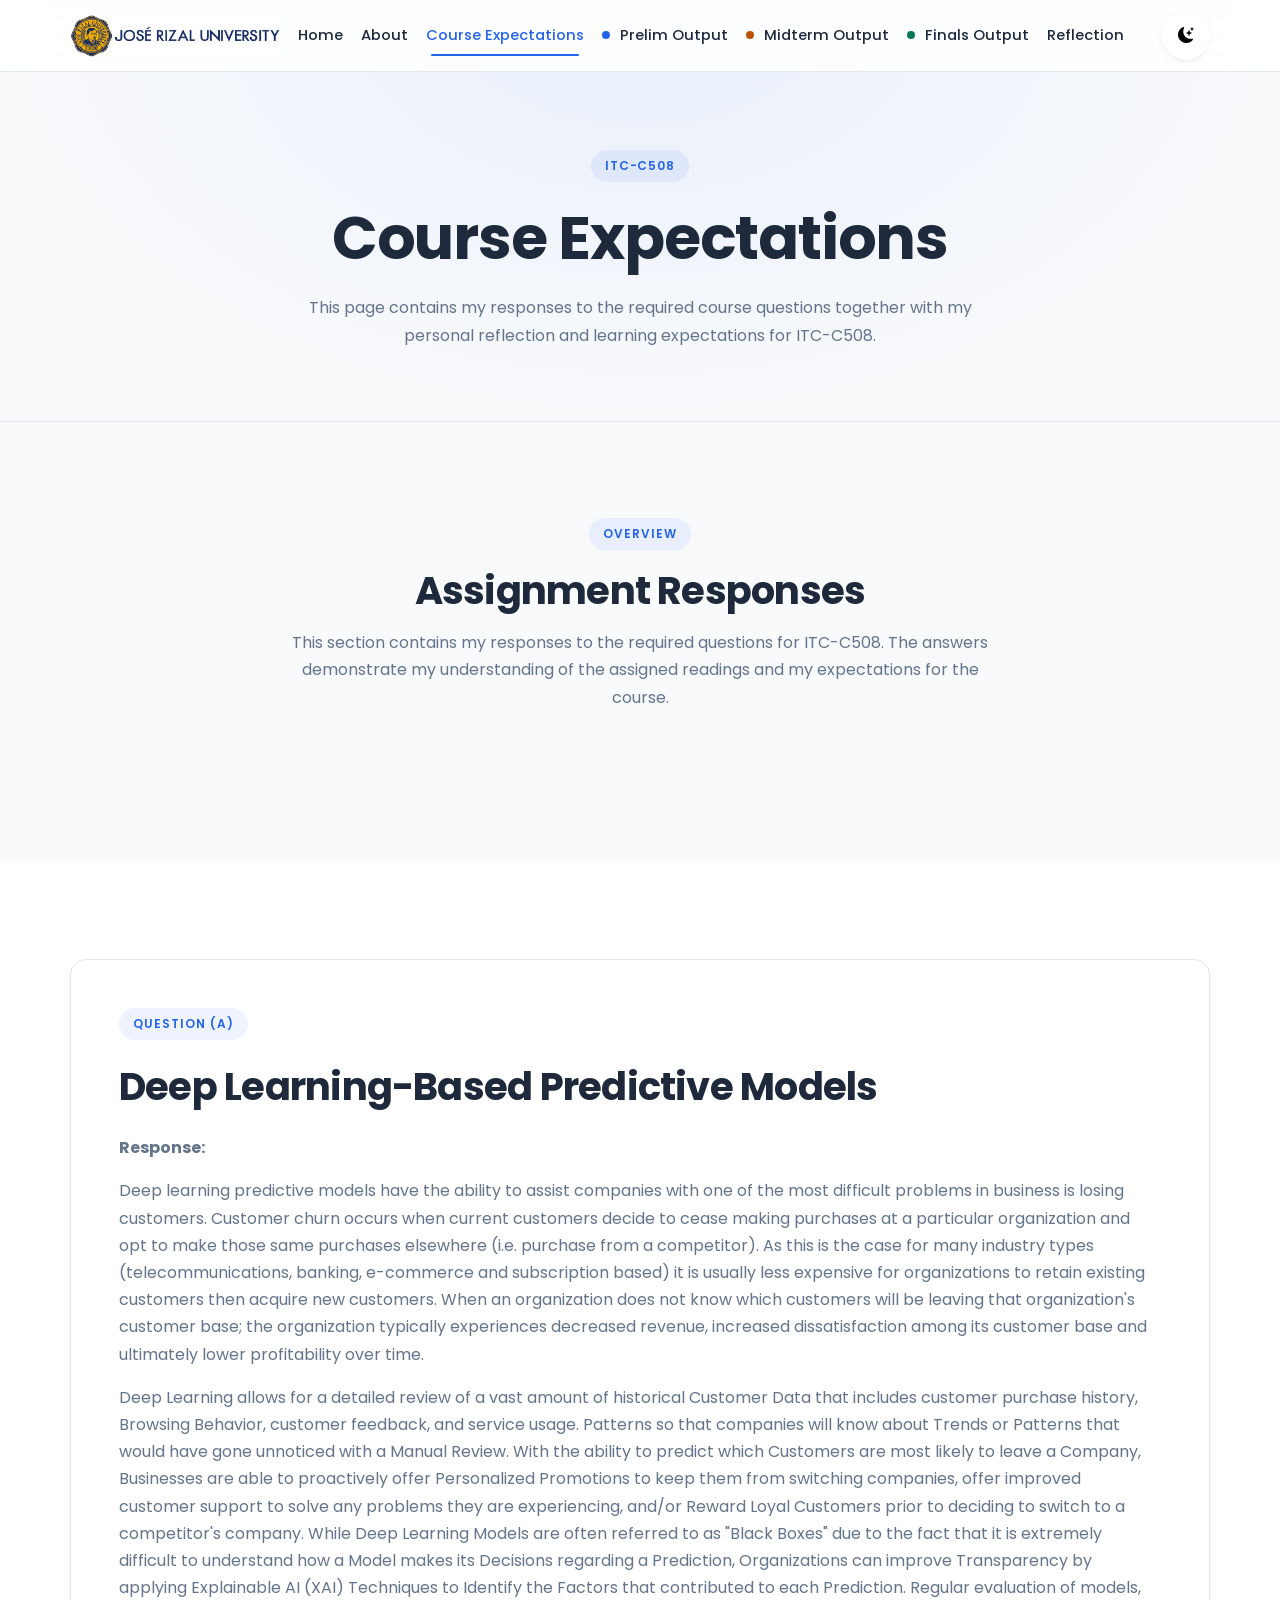
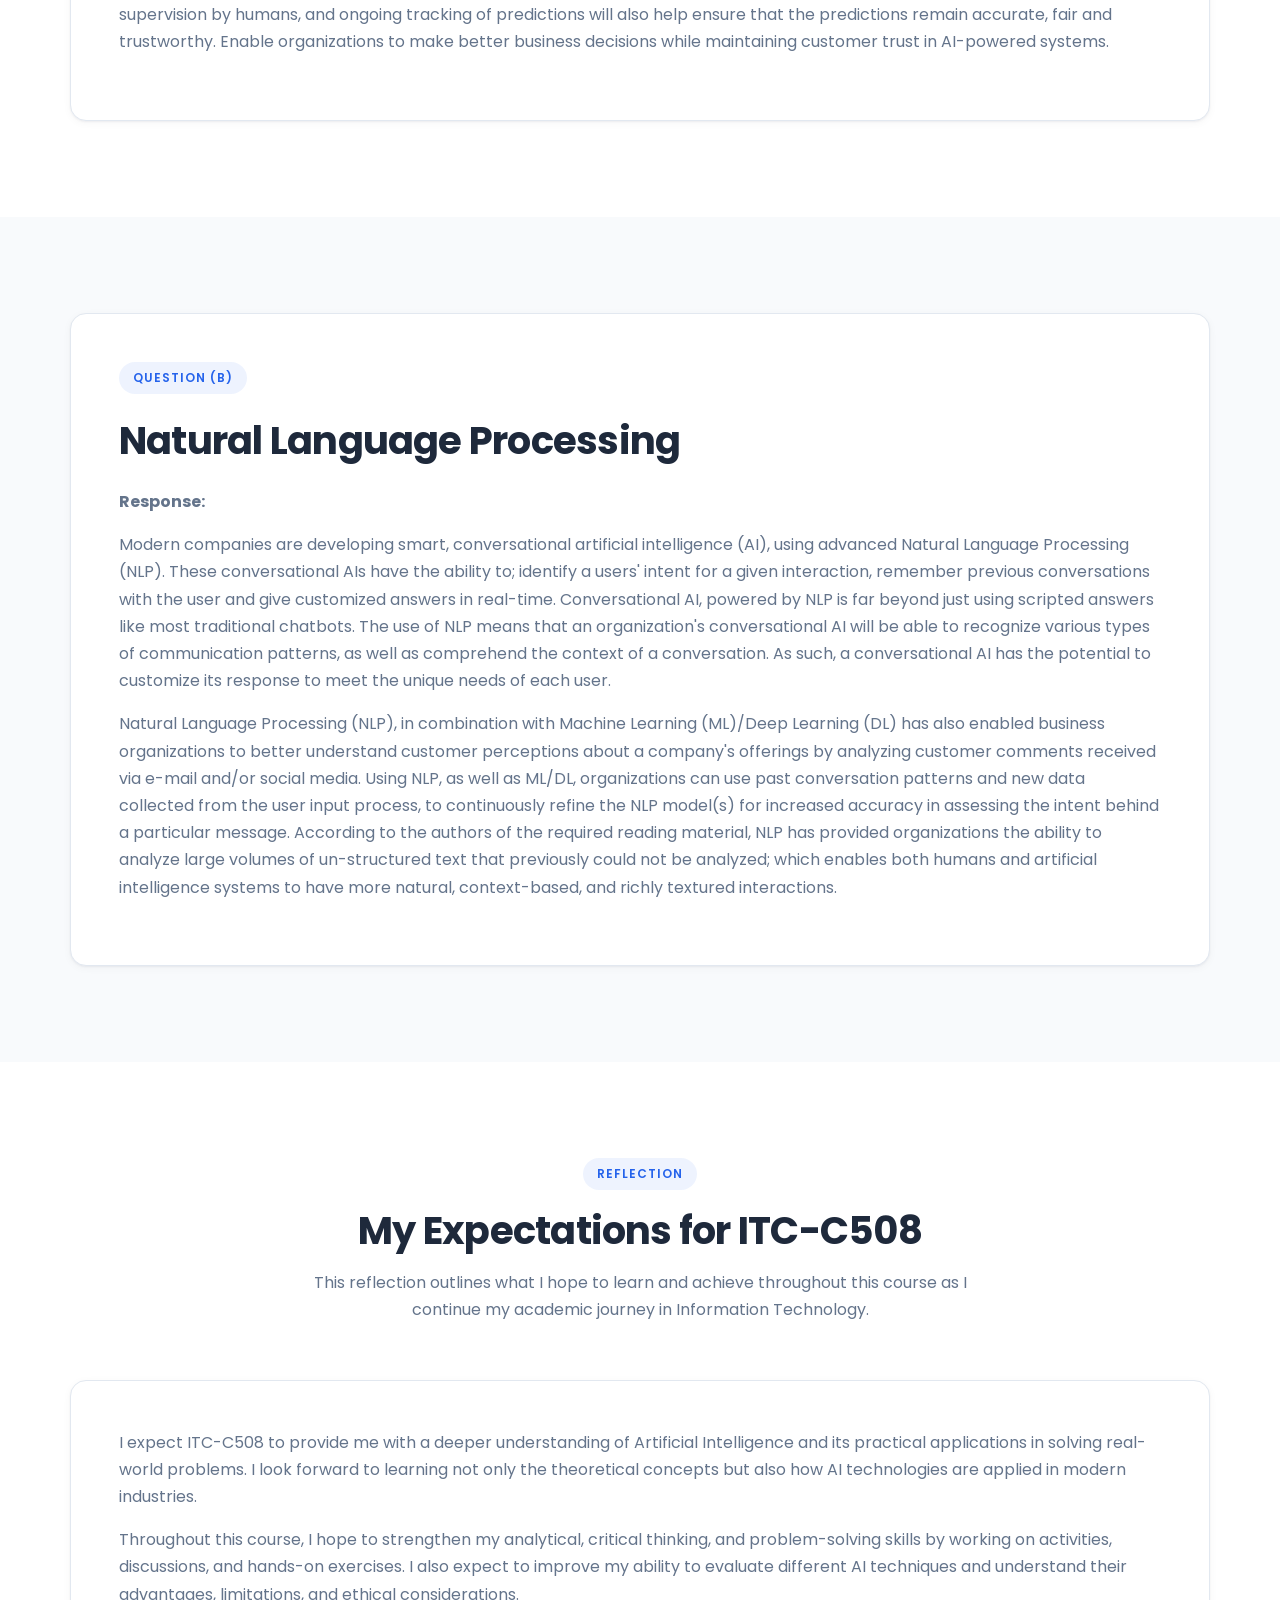
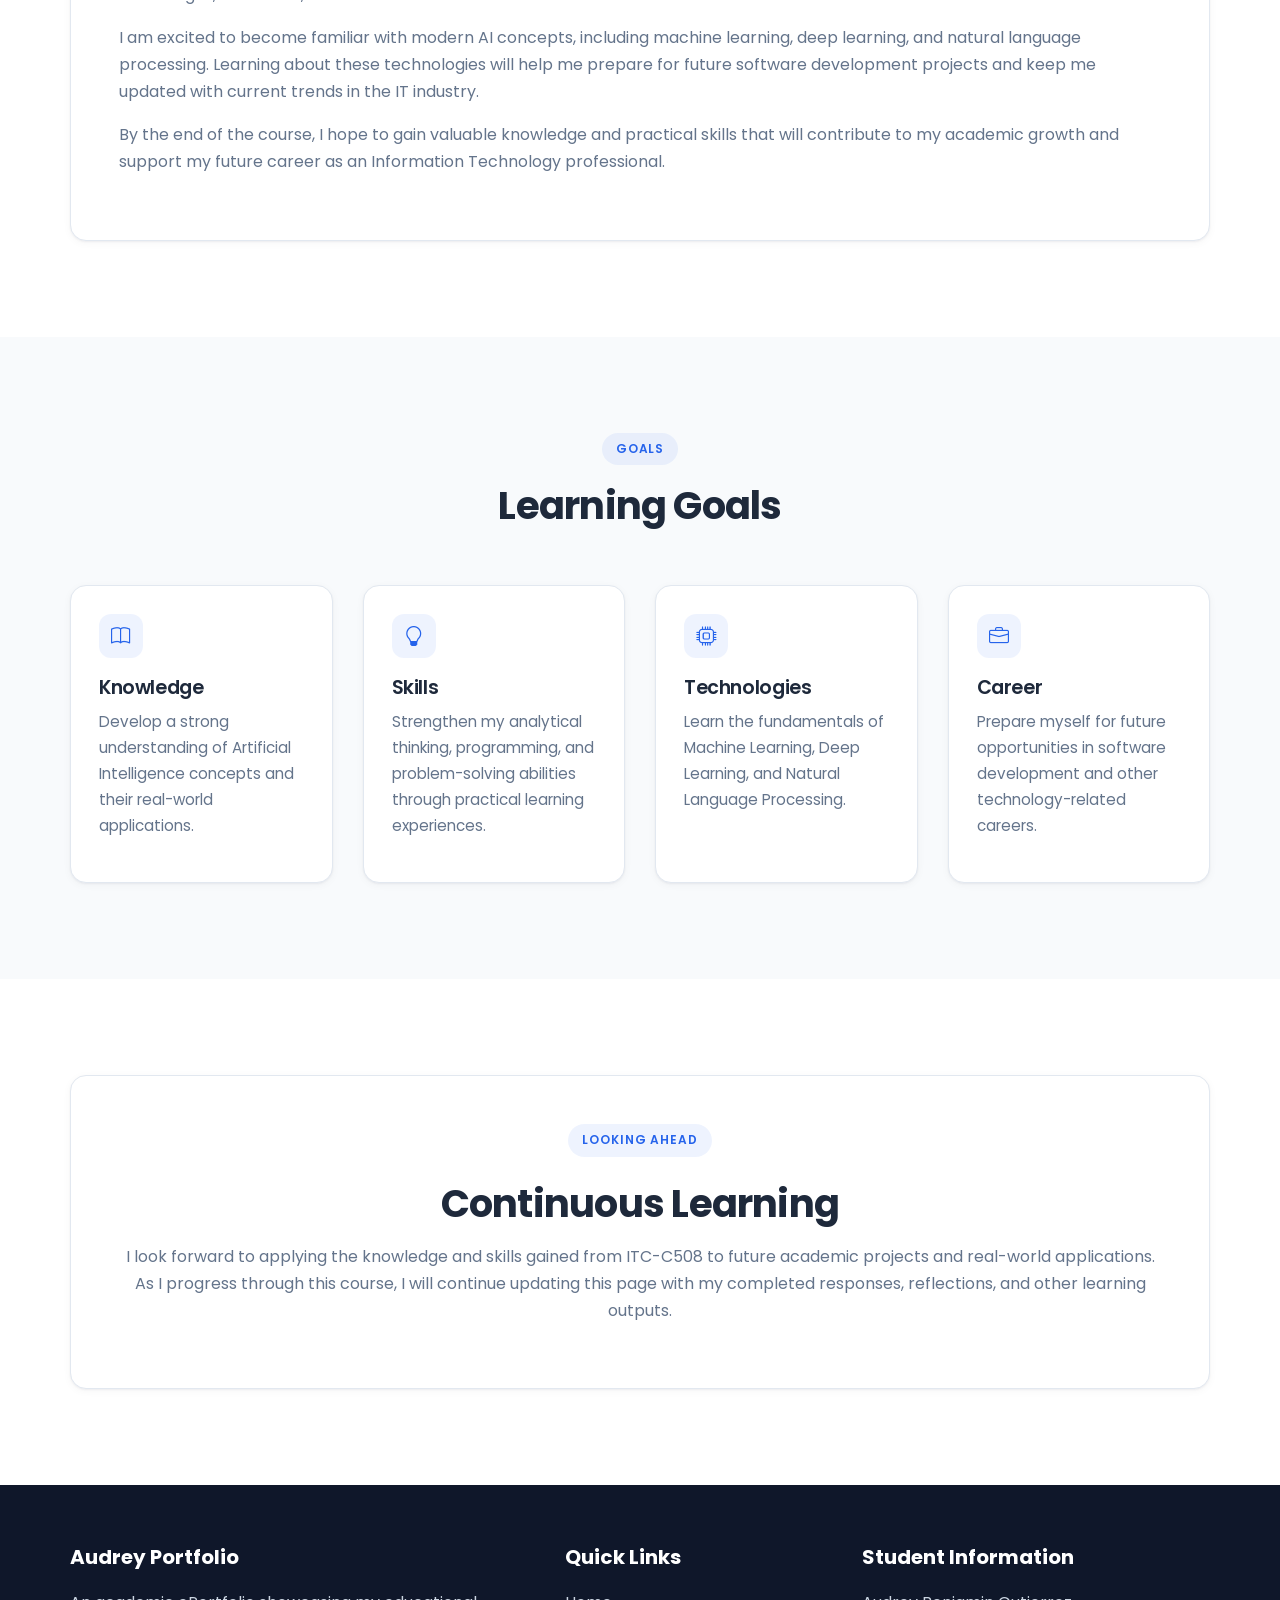
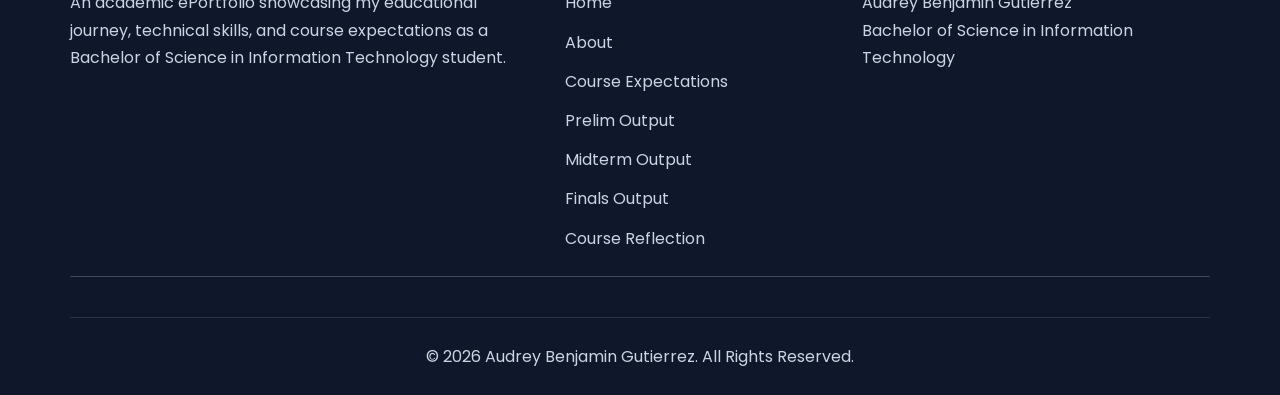
<file: expectations.html>
<!DOCTYPE html>
<html lang="en">

<head>

    <meta charset="UTF-8">

    <meta name="viewport" content="width=device-width, initial-scale=1.0">

    <title>Course Expectations | Audrey Benjamin Gutierrez</title>

    <meta name="description" content="Course Expectations for ITC-C508">

    <!-- Google Fonts -->

    <link href="https://fonts.googleapis.com/css2?family=Poppins:wght@300;400;500;600;700;800&display=swap"
        rel="stylesheet">

    <!-- Bootstrap -->

    <link href="https://cdn.jsdelivr.net/npm/bootstrap@5.3.3/dist/css/bootstrap.min.css" rel="stylesheet">

    <!-- Bootstrap Icons -->

    <link href="https://cdn.jsdelivr.net/npm/bootstrap-icons@1.11.3/font/bootstrap-icons.css" rel="stylesheet">

    <!-- Custom CSS -->

    <link rel="stylesheet" href="css/style.css">

    <link rel="stylesheet" href="css/responsive.css">

</head>

<body>

    <!-- ==========================================
         NAVIGATION
    =========================================== -->

    <nav class="navbar navbar-expand-lg fixed-top">

        <div class="container-custom">

            <a class="navbar-brand" href="index.html">

                <img src="images/jru.jpg" alt="Jose Rizal University Logo" class="navbar-logo">

            </a>
            <button class="navbar-toggler" type="button" data-bs-toggle="collapse" data-bs-target="#navbar">

                <span class="navbar-toggler-icon"></span>

            </button>

            <div class="collapse navbar-collapse" id="navbar">

                <ul class="navbar-nav ms-auto align-items-lg-center">

                    <li class="nav-item">

                        <a class="nav-link" href="index.html">

                            Home

                        </a>

                    </li>

                    <li class="nav-item">

                        <a class="nav-link" href="about.html">

                            About

                        </a>

                    </li>

                    <li class="nav-item">

                        <a class="nav-link active" href="expectations.html">

                            Course Expectations

                        </a>

                    </li>

                    <li class="nav-item">

                        <a class="nav-link" href="prelim.html">

                            Prelim Output

                        </a>

                    </li>

                    <li class="nav-item">

                        <a class="nav-link" href="midterm.html">

                            Midterm Output

                        </a>

                    </li>

                    <li class="nav-item">

                        <a class="nav-link" href="finals.html">

                            Finals Output

                        </a>

                    </li>

                    <li class="nav-item">

                        <a class="nav-link" href="reflection.html">

                            Reflection

                        </a>

                    </li>

                    <li class="nav-item ms-lg-3">

                        <button id="darkModeToggle" class="btn-icon" aria-label="Toggle Dark Mode">

                            <i class="bi bi-moon-stars-fill"></i>

                        </button>

                    </li>

                </ul>

            </div>

        </div>

    </nav>

    <!-- ==========================================
         PAGE HEADER
    =========================================== -->

    <section class="page-banner">

        <div class="container-custom text-center">

            <span class="badge-soft">

                ITC-C508

            </span>

            <h1>

                Course Expectations

            </h1>

            <p>

                This page contains my responses to the required course
                questions together with my personal reflection and learning
                expectations for ITC-C508.

            </p>

        </div>

    </section>

    <!-- ==========================================
         INTRODUCTION
    =========================================== -->

    <section>

        <div class="container-custom">

            <div class="section-header fade-up">

                <span>Overview</span>

                <h2>Assignment Responses</h2>

                <p>

                    This section contains my responses to the required
                    questions for ITC-C508. The answers demonstrate my
                    understanding of the assigned readings and my expectations
                    for the course.

                </p>

            </div>

        </div>

    </section>

    <!-- ==========================================
         QUESTION (A)
    =========================================== -->

    <section class="bg-white">

        <div class="container-custom">

            <div class="glass p-5 fade-up">

                <span class="badge-soft">

                    Question (A)

                </span>

                <h2 class="mt-4">

                    Deep Learning-Based Predictive Models

                </h2>

                <p class="mt-4">

                    <strong>Response:</strong>

                </p>

                <p>

                    Deep learning predictive models have the ability to assist companies with one of the most difficult
                    problems in business is losing customers. Customer churn occurs when current customers decide to
                    cease making purchases at a particular organization and opt to make those same purchases elsewhere
                    (i.e. purchase from a competitor). As this is the case for many industry types (telecommunications,
                    banking, e-commerce and subscription based) it is usually less expensive for organizations to retain
                    existing customers then acquire new customers. When an organization does not know which customers
                    will be leaving that organization's customer base; the organization typically experiences decreased
                    revenue, increased dissatisfaction among its customer base and ultimately lower profitability over
                    time.

                </p>

                <p>

                    Deep Learning allows for a detailed review of a vast amount of historical Customer Data that
                    includes customer purchase history, Browsing Behavior, customer feedback, and service usage.
                    Patterns so that companies will know about Trends or Patterns that would have gone unnoticed with a
                    Manual Review. With the ability to predict which Customers are most likely to leave a Company,
                    Businesses are able to proactively offer Personalized Promotions to keep them from switching
                    companies, offer improved customer support to solve any problems they are experiencing, and/or
                    Reward Loyal Customers prior to deciding to switch to a competitor's company. While Deep Learning
                    Models are often referred to as "Black Boxes" due to the fact that it is extremely difficult to
                    understand how a Model makes its Decisions regarding a Prediction, Organizations can improve
                    Transparency by applying Explainable AI (XAI) Techniques to Identify the Factors that contributed to
                    each Prediction. Regular evaluation of models, supervision by humans, and ongoing tracking of
                    predictions will also help ensure that the predictions remain accurate, fair and trustworthy. Enable
                    organizations to make better business decisions while maintaining customer trust in AI-powered
                    systems.



                </p>

            </div>

        </div>

    </section>

    <!-- ==========================================
         QUESTION (B)
    =========================================== -->

    <section>

        <div class="container-custom">

            <div class="glass p-5 fade-up">

                <span class="badge-soft">

                    Question (B)

                </span>

                <h2 class="mt-4">

                    Natural Language Processing

                </h2>

                <p class="mt-4">

                    <strong>Response:</strong>

                </p>

                <p>

                    Modern companies are developing smart, conversational artificial intelligence (AI), using advanced
                    Natural Language Processing (NLP). These conversational AIs have the ability to; identify a users'
                    intent for a given interaction, remember previous conversations with the user and give customized
                    answers in real-time. Conversational AI, powered by NLP is far beyond just using scripted answers
                    like most traditional chatbots. The use of NLP means that an organization's conversational AI will
                    be able to recognize various types of communication patterns, as well as comprehend the context of a
                    conversation. As such, a conversational AI has the potential to customize its response to meet the
                    unique needs of each user.



                </p>

                <p>

                    Natural Language Processing (NLP), in combination with Machine Learning (ML)/Deep Learning (DL) has
                    also enabled business organizations to better understand customer perceptions about a company's
                    offerings by analyzing customer comments received via e-mail and/or social media. Using NLP, as well
                    as ML/DL, organizations can use past conversation patterns and new data collected from the user
                    input process, to continuously refine the NLP model(s) for increased accuracy in assessing the
                    intent behind a particular message. According to the authors of the required reading material, NLP
                    has provided organizations the ability to analyze large volumes of un-structured text that
                    previously could not be analyzed; which enables both humans and artificial intelligence systems to
                    have more natural, context-based, and richly textured interactions.

                </p>

            </div>

        </div>

    </section>

    <!-- ==========================================
         MY COURSE EXPECTATIONS
    =========================================== -->

    <section class="bg-white">

        <div class="container-custom">

            <div class="section-header fade-up">

                <span>Reflection</span>

                <h2>My Expectations for ITC-C508</h2>

                <p>

                    This reflection outlines what I hope to learn and achieve
                    throughout this course as I continue my academic journey in
                    Information Technology.

                </p>

            </div>

            <div class="glass p-5 fade-up">

                <p>

                    I expect ITC-C508 to provide me with a deeper understanding
                    of Artificial Intelligence and its practical applications in
                    solving real-world problems. I look forward to learning not
                    only the theoretical concepts but also how AI technologies
                    are applied in modern industries.

                </p>

                <p>

                    Throughout this course, I hope to strengthen my analytical,
                    critical thinking, and problem-solving skills by working on
                    activities, discussions, and hands-on exercises. I also
                    expect to improve my ability to evaluate different AI
                    techniques and understand their advantages, limitations, and
                    ethical considerations.

                </p>

                <p>

                    I am excited to become familiar with modern AI concepts,
                    including machine learning, deep learning, and natural
                    language processing. Learning about these technologies will
                    help me prepare for future software development projects and
                    keep me updated with current trends in the IT industry.

                </p>

                <p>

                    By the end of the course, I hope to gain valuable knowledge
                    and practical skills that will contribute to my academic
                    growth and support my future career as an Information
                    Technology professional.

                </p>

            </div>

        </div>

    </section>

    <!-- ==========================================
         LEARNING GOALS
    =========================================== -->

    <section>

        <div class="container-custom">

            <div class="section-header fade-up">

                <span>Goals</span>

                <h2>Learning Goals</h2>

            </div>

            <div class="dashboard-grid">

                <div class="dashboard-card fade-up">

                    <i class="bi bi-book"></i>

                    <h3>

                        Knowledge

                    </h3>

                    <p>

                        Develop a strong understanding of Artificial
                        Intelligence concepts and their real-world
                        applications.

                    </p>

                </div>

                <div class="dashboard-card fade-up">

                    <i class="bi bi-lightbulb"></i>

                    <h3>

                        Skills

                    </h3>

                    <p>

                        Strengthen my analytical thinking,
                        programming, and problem-solving abilities
                        through practical learning experiences.

                    </p>

                </div>

                <div class="dashboard-card fade-up">

                    <i class="bi bi-cpu"></i>

                    <h3>

                        Technologies

                    </h3>

                    <p>

                        Learn the fundamentals of Machine Learning,
                        Deep Learning, and Natural Language Processing.

                    </p>

                </div>

                <div class="dashboard-card fade-up">

                    <i class="bi bi-briefcase"></i>

                    <h3>

                        Career

                    </h3>

                    <p>

                        Prepare myself for future opportunities in
                        software development and other technology-related
                        careers.

                    </p>

                </div>

            </div>

        </div>

    </section>

    <!-- ==========================================
         CLOSING MESSAGE
    =========================================== -->

    <section class="bg-white">

        <div class="container-custom">

            <div class="glass text-center p-5 fade-up">

                <span class="badge-soft">

                    Looking Ahead

                </span>

                <h2 class="mt-4">

                    Continuous Learning

                </h2>

                <p class="mt-3">

                    I look forward to applying the knowledge and skills gained
                    from ITC-C508 to future academic projects and real-world
                    applications. As I progress through this course, I will
                    continue updating this page with my completed responses,
                    reflections, and other learning outputs.

                </p>

            </div>

        </div>

    </section>

    <!-- ==========================================
         FOOTER
    =========================================== -->

    <footer class="footer">

        <div class="container-custom">

            <div class="row g-5">

                <div class="col-lg-5">

                    <h5>

                        Audrey Portfolio

                    </h5>

                    <p>

                        An academic ePortfolio showcasing my educational
                        journey, technical skills, and course expectations as
                        a Bachelor of Science in Information Technology student.

                    </p>

                </div>

                <div class="col-lg-3">

                    <h5>

                        Quick Links

                    </h5>

                    <div class="footer-links">

                        <a href="index.html">

                            Home

                        </a>

                        <a href="about.html">

                            About

                        </a>

                        <a href="expectations.html">

                            Course Expectations

                        </a>

                        <a href="prelim.html">

                            Prelim Output

                        </a>

                        <a href="midterm.html">

                            Midterm Output

                        </a>

                        <a href="finals.html">

                            Finals Output

                        </a>

                        <a href="reflection.html">

                            Course Reflection

                        </a>

                    </div>

                </div>

                <div class="col-lg-4">

                    <h5>

                        Student Information

                    </h5>

                    <p>

                        Audrey Benjamin Gutierrez<br>

                        Bachelor of Science in Information Technology

                    </p>

                </div>

            </div>

            <hr class="my-4">

            <div class="footer-bottom text-center">

                <p class="mb-0">

                    &copy;
                    <span id="year"></span>

                    Audrey Benjamin Gutierrez.
                    All Rights Reserved.

                </p>

            </div>

        </div>

    </footer>

    <!-- ==========================================
         BACK TO TOP
    =========================================== -->

    <button id="backToTop" aria-label="Back To Top">

        <i class="bi bi-arrow-up"></i>

    </button>

    <!-- ==========================================
         JAVASCRIPT
    =========================================== -->

    <script src="https://cdn.jsdelivr.net/npm/bootstrap@5.3.3/dist/js/bootstrap.bundle.min.js"></script>

    <script src="js/script.js"></script>

</body>

</html>
</file>
<file: css/style.css>
/* ==========================================================
   Academic ePortfolio
   Author: Audrey Benjamin Gutierrez
   Design: Modern • Apple Inspired
========================================================== */

@import url('https://fonts.googleapis.com/css2?family=Poppins:wght@300;400;500;600;700;800&display=swap');

/* ==========================================================
   VARIABLES
========================================================== */

:root {

    --primary: #2563EB;
    --secondary: #3B82F6;
    --accent: #60A5FA;

    --background: #F8FAFC;
    --surface: #FFFFFF;

    --text: #1E293B;
    --text-light: #64748B;

    --border: #E2E8F0;

    --shadow-sm: 0 4px 12px rgba(15, 23, 42, .06);
    --shadow-md: 0 10px 30px rgba(15, 23, 42, .10);
    --shadow-lg: 0 20px 60px rgba(15, 23, 42, .14);

    --radius: 22px;

    --transition: .35s ease;

    --navbar-height: 80px;

}

/* ==========================================================
   DARK MODE
========================================================== */

body.dark-mode {

    --background: #0F172A;

    --surface: #1E293B;

    --text: #F8FAFC;

    --text-light: #CBD5E1;

    --border: #334155;

}

/* ==========================================================
   RESET
========================================================== */

*,
*::before,
*::after {

    margin: 0;
    padding: 0;

    box-sizing: border-box;

}

html {

    scroll-behavior: smooth;

}

body {

    font-family: 'Poppins', sans-serif;

    background: var(--background);

    color: var(--text);

    line-height: 1.8;

    overflow-x: hidden;

    transition: var(--transition);

}

img {

    display: block;

    max-width: 100%;

}

a {

    text-decoration: none;

    color: inherit;

}

ul {

    list-style: none;

}

button {

    border: none;

    outline: none;

    cursor: pointer;

    background: none;

}

/* ==========================================================
   TYPOGRAPHY
========================================================== */

h1,
h2,
h3,
h4,
h5,
h6 {

    color: var(--text);

    font-weight: 700;

    line-height: 1.2;

}

h1 {

    font-size: clamp(3rem, 6vw, 5rem);

}

h2 {

    font-size: clamp(2rem, 4vw, 3rem);

}

h3 {

    font-size: 1.5rem;

}

p {

    color: var(--text-light);

    margin-bottom: 1rem;

}

/* ==========================================================
   LAYOUT
========================================================== */

section {

    padding: 110px 0;

}

.container-custom {

    width: min(1200px, 92%);

    margin: auto;

}

.bg-white {

    background: var(--surface);

}

/* ==========================================================
   NAVBAR
========================================================== */

.navbar {

    position: fixed;

    top: 0;
    left: 0;

    width: 100%;

    min-height: 80px;

    background: rgba(255, 255, 255, .92);

    backdrop-filter: blur(20px);

    box-shadow: 0 4px 20px rgba(0, 0, 0, .08);

    z-index: 1000;

}

body.dark-mode .navbar {

    background: rgba(15, 23, 42, .92);

}

.navbar .container-custom {

    display: flex;

    align-items: center;

}

.navbar-brand {

    display: flex;

    align-items: center;

    margin-right: auto;

}

.navbar-logo {

    height: 48px;

    width: auto;

}

.navbar-nav {

    align-items: center;

    gap: 12px;

}

.navbar-nav .nav-link {

    position: relative;

    padding: .5rem 1rem;

    line-height: normal;

    font-weight: 500;

    color: var(--text) !important;

}

.navbar-nav .nav-link.active,

.navbar-nav .nav-link:hover {

    color: var(--primary) !important;

}

.navbar-nav .nav-link::after {

    content: "";

    position: absolute;

    left: 1rem;

    right: 1rem;

    bottom: -6px;

    height: 3px;

    border-radius: 999px;

    background: var(--primary);

    transform: scaleX(0);

    transition: .3s;

}

.navbar-nav .nav-link:hover::after,

.navbar-nav .nav-link.active::after {

    transform: scaleX(1);

}

.btn-icon {

    width: 48px;

    height: 48px;

    margin-left: 12px;

    display: flex;

    align-items: center;

    justify-content: center;

    border-radius: 50%;

    background: var(--surface);

    box-shadow: var(--shadow-sm);

}

/* ==========================================================
   BUTTONS
========================================================== */

.btn-primary-custom {

    display: inline-flex;

    align-items: center;

    justify-content: center;

    padding: 14px 30px;

    border-radius: 999px;

    background: linear-gradient(135deg,
            var(--primary),
            var(--secondary));

    color: #fff;

    font-weight: 600;

    transition: var(--transition);

}

.btn-primary-custom:hover {

    transform: translateY(-4px);

    box-shadow: var(--shadow-md);

    color: #fff;

}

.btn-outline-custom {

    display: inline-flex;

    align-items: center;

    justify-content: center;

    padding: 14px 30px;

    border-radius: 999px;

    border: 2px solid var(--primary);

    color: var(--primary);

    font-weight: 600;

    transition: var(--transition);

}

.btn-outline-custom:hover {

    background: var(--primary);

    color: #fff;

}

.btn-icon {

    width: 48px;

    height: 48px;

    display: flex;

    align-items: center;

    justify-content: center;

    border-radius: 50%;

    background: var(--surface);

    box-shadow: var(--shadow-sm);

    transition: .3s;

}

.btn-icon:hover {

    background: var(--primary);

    color: #fff;

}

/* ==========================================================
   HERO SECTION
========================================================== */

.hero {

    min-height: 100vh;

    display: flex;
    align-items: center;

    padding-top: calc(var(--navbar-height) + 40px);

    position: relative;

    overflow: hidden;

    background:
        radial-gradient(circle at top right,
            rgba(96, 165, 250, .15),
            transparent 40%),
        radial-gradient(circle at bottom left,
            rgba(37, 99, 235, .08),
            transparent 45%),
        var(--background);

}

.hero::before {

    content: "";

    position: absolute;
    inset: 0;

    background-image:
        linear-gradient(rgba(37, 99, 235, .03) 1px, transparent 1px),
        linear-gradient(90deg, rgba(37, 99, 235, .03) 1px, transparent 1px);

    background-size: 60px 60px;

    pointer-events: none;

}

.hero-content {

    position: relative;

    z-index: 2;

}

.hero-badge {

    display: inline-block;

    padding: 10px 22px;

    border-radius: 999px;

    background: rgba(37, 99, 235, .10);

    color: var(--primary);

    font-weight: 600;

    margin-bottom: 25px;

}

.hero-title span {

    color: var(--primary);

}

.hero-subtitle {

    max-width: 650px;

    font-size: 1.15rem;

    margin: 25px 0 35px;

}

.hero-buttons {

    display: flex;

    flex-wrap: wrap;

    gap: 18px;

}

.hero-image {

    display: flex;

    justify-content: center;

}

.hero-image img {

    width: 340px;

    height: 340px;

    object-fit: cover;

    border-radius: 50%;

    border: 8px solid rgba(255, 255, 255, .9);

    box-shadow: var(--shadow-lg);

}

/* ==========================================================
   PAGE BANNER
========================================================== */

.page-banner {

    padding: 170px 0 90px;

    text-align: center;

    background:
        linear-gradient(135deg,
            rgba(37, 99, 235, .08),
            rgba(96, 165, 250, .04));

}

.page-banner h1 {

    margin: 20px 0;

}

.page-banner p {

    max-width: 720px;

    margin: auto;

}

/* ==========================================================
   SECTION HEADER
========================================================== */

.section-header {

    text-align: center;

    margin-bottom: 70px;

}

.section-header span {

    display: inline-block;

    padding: 8px 18px;

    border-radius: 999px;

    background: rgba(37, 99, 235, .10);

    color: var(--primary);

    font-weight: 600;

    margin-bottom: 18px;

}

.section-header h2 {

    margin-bottom: 15px;

}

.section-header p {

    max-width: 700px;

    margin: auto;

}

/* ==========================================================
   GLASS CARD
========================================================== */

.glass {

    background: rgba(255, 255, 255, .65);

    backdrop-filter: blur(16px);

    border: 1px solid rgba(255, 255, 255, .35);

    border-radius: var(--radius);

    box-shadow: var(--shadow-md);

}

body.dark-mode .glass {

    background: rgba(30, 41, 59, .55);

}

/* ==========================================================
   ABOUT
========================================================== */

.about-image {

    overflow: hidden;

    border-radius: 28px;

    box-shadow: var(--shadow-lg);

}

.about-image img {

    transition: .4s;

}

.about-image:hover img {

    transform: scale(1.05);

}

.about-info {

    display: grid;

    grid-template-columns: repeat(2, 1fr);

    gap: 20px;

    margin-top: 35px;

}

.info-box {

    padding: 22px;

    background: var(--surface);

    border-radius: 18px;

    box-shadow: var(--shadow-sm);

}

.info-box h5 {

    color: var(--primary);

    margin-bottom: 10px;

}

/* ==========================================================
   SKILLS
========================================================== */

.skill-card {

    background: var(--surface);

    border-radius: var(--radius);

    padding: 30px;

    box-shadow: var(--shadow-sm);

    transition: var(--transition);

    height: 100%;

}

.skill-card:hover {

    transform: translateY(-8px);

    box-shadow: var(--shadow-lg);

}

.skill-card i {

    font-size: 2.4rem;

    color: var(--primary);

    margin-bottom: 20px;

}

.skill-progress {

    width: 100%;

    height: 10px;

    background: var(--border);

    border-radius: 999px;

    overflow: hidden;

    margin-top: 18px;

}

.skill-progress span {

    display: block;

    height: 100%;

    border-radius: inherit;

    background: linear-gradient(90deg,
            var(--primary),
            var(--accent));

}

/* ==========================================================
   COURSE EXPECTATIONS
========================================================== */

.dashboard-grid {

    display: grid;

    grid-template-columns: repeat(auto-fit, minmax(260px, 1fr));

    gap: 30px;

}

.dashboard-card {

    background: var(--surface);

    border: 1px solid var(--border);

    border-radius: var(--radius);

    padding: 32px;

    box-shadow: var(--shadow-sm);

    transition: var(--transition);

    height: 100%;

}

.dashboard-card:hover {

    transform: translateY(-8px);

    border-color: var(--primary);

    box-shadow: var(--shadow-lg);

}

.dashboard-card i {

    font-size: 2rem;

    color: var(--primary);

    margin-bottom: 18px;

}

.dashboard-card h3 {

    margin-bottom: 15px;

}

/* ==========================================================
   TIMELINE
========================================================== */

.timeline {

    max-width: 900px;

    margin: auto;

}

.timeline-item {

    background: var(--surface);

    border-left: 5px solid var(--primary);

    border-radius: 18px;

    padding: 28px;

    margin-bottom: 25px;

    box-shadow: var(--shadow-sm);

    transition: var(--transition);

}

.timeline-item:hover {

    transform: translateY(-6px);

    box-shadow: var(--shadow-lg);

}

/* ==========================================================
   FOOTER
========================================================== */

.footer {

    background: #0F172A;

    color: #CBD5E1;

    padding: 60px 0 25px;

}

.footer h5 {

    color: #FFFFFF;

    margin-bottom: 20px;

}

.footer p {

    color: #CBD5E1;

}

.footer-links {

    display: flex;

    flex-direction: column;

    gap: 12px;

}

.footer-links a {

    color: #CBD5E1;

    transition: var(--transition);

}

.footer-links a:hover {

    color: var(--accent);

    padding-left: 6px;

}

.footer-bottom {

    margin-top: 40px;

    padding-top: 25px;

    border-top: 1px solid rgba(255, 255, 255, .12);

    text-align: center;

}

/* ==========================================================
   BACK TO TOP
========================================================== */

#backToTop {

    position: fixed;

    right: 25px;

    bottom: 25px;

    width: 55px;

    height: 55px;

    display: flex;

    align-items: center;

    justify-content: center;

    border-radius: 50%;

    background: var(--primary);

    color: #FFFFFF;

    font-size: 1.3rem;

    box-shadow: var(--shadow-md);

    opacity: 0;

    visibility: hidden;

    transition: var(--transition);

    z-index: 999;

}

#backToTop.show {

    opacity: 1;

    visibility: visible;

}

#backToTop:hover {

    background: var(--secondary);

    transform: translateY(-5px);

}

/* ==========================================================
   BADGES
========================================================== */

.badge-soft {

    display: inline-block;

    padding: 8px 18px;

    border-radius: 999px;

    background: rgba(37, 99, 235, .10);

    color: var(--primary);

    font-size: .9rem;

    font-weight: 600;

}

/* ==========================================================
   UTILITIES
========================================================== */

.rounded-xl {

    border-radius: var(--radius);

}

.shadow-soft {

    box-shadow: var(--shadow-md);

}

.gradient-text {

    background: linear-gradient(135deg,
            var(--primary),
            var(--secondary));

    -webkit-background-clip: text;

    -webkit-text-fill-color: transparent;

    background-clip: text;

}

.fade-up {

    opacity: 0;

    transform: translateY(40px);

    transition: .8s ease;

}

.fade-up.show {

    opacity: 1;

    transform: translateY(0);

}

/* ==========================================================
   DARK MODE
========================================================== */

body.dark-mode .glass,
body.dark-mode .skill-card,
body.dark-mode .dashboard-card,
body.dark-mode .info-box,
body.dark-mode .timeline-item {

    background: var(--surface);

}

body.dark-mode .page-banner {

    background:
        linear-gradient(135deg,
            rgba(59, 130, 246, .12),
            rgba(96, 165, 250, .06));

}

/* ==========================================================
   SCROLLBAR
========================================================== */

::-webkit-scrollbar {

    width: 10px;

}

::-webkit-scrollbar-track {

    background: var(--background);

}

::-webkit-scrollbar-thumb {

    background: var(--primary);

    border-radius: 999px;

}

::-webkit-scrollbar-thumb:hover {

    background: var(--secondary);

}

/* ==========================================================
   TEXT SELECTION
========================================================== */

::selection {

    background: var(--primary);

    color: #FFFFFF;

}

/* ==========================================================
   ANIMATIONS
========================================================== */

@keyframes fadeUp {

    from {

        opacity: 0;

        transform: translateY(40px);

    }

    to {

        opacity: 1;

        transform: translateY(0);

    }

}

.animate-fade-up {

    animation: fadeUp .8s ease both;

}

/* ==========================================================
   PRELIM ARTIFACTS
========================================================== */

.artifact-frame {

    position: relative;

    width: 100%;

    height: 720px;

    margin: 30px 0;

    border: 1px solid var(--border);

    border-radius: var(--radius);

    background: var(--surface);

    box-shadow: var(--shadow-sm);

    overflow: hidden;

}

.artifact-frame iframe,
.artifact-frame object,
.artifact-frame embed {

    display: block;

    width: 100%;

    height: 100%;

    border: 0;

}

.artifact-fallback {

    display: flex;

    flex-direction: column;

    align-items: center;

    justify-content: center;

    height: 100%;

    padding: 40px;

    text-align: center;

    color: var(--text-light);

}

.artifact-fallback i {

    font-size: 2.5rem;

    color: var(--primary);

    margin-bottom: 15px;

}

.artifact-actions {

    display: flex;

    flex-wrap: wrap;

    align-items: center;

    gap: 15px;

}

.file-meta {

    display: inline-flex;

    align-items: center;

    gap: 8px;

    font-size: .85rem;

    font-weight: 500;

    color: var(--text-light);

}

.file-meta i {

    font-size: 1rem;

    color: var(--primary);

}

/* ==========================================================
   GALLERY
========================================================== */

.gallery-grid {

    display: grid;

    grid-template-columns: repeat(auto-fit, minmax(280px, 1fr));

    gap: 30px;

}

.gallery-item {

    background: var(--surface);

    border: 1px solid var(--border);

    border-radius: var(--radius);

    box-shadow: var(--shadow-sm);

    transition: var(--transition);

    overflow: hidden;

}

.gallery-item:hover {

    transform: translateY(-8px);

    border-color: var(--primary);

    box-shadow: var(--shadow-lg);

}

.gallery-item img {

    display: block;

    width: 100%;

    height: 240px;

    object-fit: cover;

    cursor: zoom-in;

}

/* Single wide screenshot: show the whole frame rather than cropping it. */

.gallery-grid--single {

    grid-template-columns: 1fr;

}

.gallery-grid--single .gallery-item img {

    height: auto;

    max-height: 540px;

    object-fit: contain;

    background: var(--background);

}

.gallery-caption {

    padding: 22px 26px;

}

.gallery-caption h3 {

    font-size: 1.05rem;

    margin-bottom: 6px;

}

.gallery-caption p {

    font-size: .9rem;

    color: var(--text-light);

    margin-bottom: 0;

}

/* ==========================================================
   LIGHTBOX
========================================================== */

.lightbox {

    position: fixed;

    inset: 0;

    z-index: 2000;

    display: none;

    align-items: center;

    justify-content: center;

    padding: 40px 20px;

    background: rgba(15, 23, 42, .88);

    backdrop-filter: blur(8px);

    cursor: zoom-out;

}

.lightbox.active {

    display: flex;

    animation: fadeUp .35s ease both;

}

.lightbox img {

    max-width: min(1100px, 100%);

    max-height: 88vh;

    border-radius: var(--radius);

    box-shadow: var(--shadow-lg);

}

.lightbox::after {

    content: "\00D7";

    position: absolute;

    top: 14px;

    right: 30px;

    font-size: 2.6rem;

    line-height: 1;

    color: #FFFFFF;

    opacity: .85;

}

body.dark-mode .artifact-frame {

    background: #1E293B;

}

/* ==========================================================
   ARTIFACT CAPTION
========================================================== */

.artifact-caption {

    display: grid;

    grid-template-columns: auto 1fr;

    gap: 8px 20px;

    margin: 26px 0;

    padding: 24px 28px;

    background: var(--surface);

    border: 1px solid var(--border);

    border-left: 4px solid var(--primary);

    border-radius: 16px;

}

.artifact-caption dt {

    font-size: .78rem;

    font-weight: 600;

    letter-spacing: .05em;

    text-transform: uppercase;

    color: var(--primary);

    line-height: 2.2;

}

.artifact-caption dd {

    margin: 0;

    font-size: .95rem;

    line-height: 2.2;

    color: var(--text);

}

/* ==========================================================
   ARTIFACT INDEX
========================================================== */

.artifact-index {

    display: grid;

    grid-template-columns: repeat(auto-fit, minmax(250px, 1fr));

    gap: 18px;

}

.artifact-index a {

    display: flex;

    align-items: center;

    gap: 14px;

    padding: 18px 22px;

    background: var(--surface);

    border: 1px solid var(--border);

    border-radius: 16px;

    color: var(--text);

    font-weight: 500;

    line-height: 1.5;

    text-decoration: none;

    transition: var(--transition);

}

.artifact-index a:hover {

    transform: translateY(-4px);

    border-color: var(--primary);

    color: var(--primary);

    box-shadow: var(--shadow-md);

}

.artifact-index i {

    flex-shrink: 0;

    font-size: 1.3rem;

    color: var(--primary);

}


/* ==========================================================
   PRINT
========================================================== */

@media print {

    .navbar,
    .footer,
    #backToTop {

        display: none !important;

    }

    body {

        background: #FFFFFF;

        color: #000000;

    }

    section {

        padding: 20px 0;

    }

}
/* ==========================================================
   REFRESH (November 2026)
   A calmer, more professional layer over the original design:
   solid surfaces, tighter type, tactile press feedback,
   visible focus, accessible dark mode, reduced-motion support.
   Everything above stays; these rules override it.
========================================================== */

:root {
    --primary: #2563EB;
    --secondary: #1D4ED8;
    --accent: #60A5FA;
    --primary-soft: rgba(37, 99, 235, .08);
    --radius: 16px;
    --radius-sm: 12px;
    --shadow-sm: 0 1px 2px rgba(15, 23, 42, .05), 0 2px 8px rgba(15, 23, 42, .04);
    --shadow-md: 0 2px 4px rgba(15, 23, 42, .05), 0 8px 24px rgba(15, 23, 42, .07);
    --shadow-lg: 0 4px 8px rgba(15, 23, 42, .06), 0 16px 40px rgba(15, 23, 42, .10);
    --ease-out: cubic-bezier(.2, .8, .2, 1);
    --transition: .22s var(--ease-out);
}

body.dark-mode {
    --primary: #60A5FA;
    --secondary: #3B82F6;
    --accent: #93C5FD;
    --primary-soft: rgba(96, 165, 250, .12);
}

body {
    line-height: 1.7;
    -webkit-font-smoothing: antialiased;
}

/* ---------- Alternate sections ----------
   Bootstrap's .bg-white uses !important, which kept these
   sections white in dark mode (white text on white). */

.bg-white {
    background-color: var(--surface) !important;
}

/* ---------- Typography ---------- */

h1, h2, h3 {
    letter-spacing: -.02em;
}

h1 {
    font-size: clamp(2.4rem, 5vw, 3.75rem);
}

h2 {
    font-size: clamp(1.7rem, 3.2vw, 2.4rem);
}

h3 {
    font-size: 1.2rem;
    font-weight: 600;
}

section {
    padding: 96px 0;
}

/* ---------- Home hero photo ---------- */

img.hero-image {
    width: 100%;
    max-width: 420px;
    aspect-ratio: 4 / 5;
    margin: 0 auto;
    object-fit: cover;
    object-position: top;
    border-radius: 24px;
    border: 1px solid var(--border);
    box-shadow: var(--shadow-lg);
}

/* ---------- Eyebrows and badges ---------- */

.section-header span,
.badge-soft,
.hero-badge {
    padding: 6px 14px;
    background: var(--primary-soft);
    color: var(--primary);
    font-size: .75rem;
    font-weight: 600;
    letter-spacing: .08em;
    text-transform: uppercase;
}

.section-header {
    margin-bottom: 56px;
}

/* ---------- Surfaces: solid, hairline-bordered ---------- */

.glass,
body.dark-mode .glass {
    background: var(--surface);
    backdrop-filter: none;
    border: 1px solid var(--border);
    box-shadow: var(--shadow-sm);
}

.page-banner {
    padding: 150px 0 72px;
    background:
        radial-gradient(ellipse at top, var(--primary-soft), transparent 70%),
        var(--background);
    border-bottom: 1px solid var(--border);
}

body.dark-mode .page-banner {
    background:
        radial-gradient(ellipse at top, var(--primary-soft), transparent 70%),
        var(--background);
}

.navbar {
    min-height: 72px;
    background: rgba(255, 255, 255, .85);
    box-shadow: none;
    border-bottom: 1px solid var(--border);
    transition: box-shadow var(--transition);
}

.navbar.shadow {
    box-shadow: var(--shadow-sm) !important;
}

.navbar-logo {
    height: 42px;
}

.navbar-nav {
    gap: 2px;
}

.navbar-nav .nav-link {
    padding: .5rem .8rem;
    font-size: .92rem;
}

.navbar-nav .nav-link::after {
    left: .8rem;
    right: .8rem;
    bottom: -2px;
    height: 2px;
}

/* ---------- Buttons: tactile press feedback ---------- */

.btn-primary-custom,
.btn-outline-custom {
    gap: 8px;
    padding: 12px 24px;
    font-size: .95rem;
    transition:
        transform .15s var(--ease-out),
        box-shadow var(--transition),
        background-color var(--transition),
        color var(--transition);
    -webkit-tap-highlight-color: transparent;
    user-select: none;
}

.btn-primary-custom {
    background: var(--primary);
    box-shadow: 0 1px 2px rgba(15, 23, 42, .12), inset 0 1px 0 rgba(255, 255, 255, .15);
}

body.dark-mode .btn-primary-custom {
    color: #0F172A;
}

.btn-primary-custom:hover {
    background: var(--secondary);
    transform: translateY(-2px);
    box-shadow: var(--shadow-md);
}

body.dark-mode .btn-primary-custom:hover {
    color: #0F172A;
}

.btn-outline-custom {
    border-width: 1.5px;
}

.btn-outline-custom:hover {
    transform: translateY(-2px);
}

body.dark-mode .btn-outline-custom:hover {
    color: #0F172A;
}

.btn-primary-custom:active,
.btn-outline-custom:active,
.btn-icon:active,
#backToTop:active {
    transform: translateY(0) scale(.97);
    box-shadow: none;
    transition-duration: .06s;
}

/* ---------- Cards: lift on hover, settle on press ---------- */

.dashboard-card,
.timeline-item,
.gallery-item,
.artifact-index a,
.output-card {
    transition:
        transform var(--transition),
        box-shadow var(--transition),
        border-color var(--transition);
}

.dashboard-card:hover,
.timeline-item:hover,
.gallery-item:hover {
    transform: translateY(-4px);
    box-shadow: var(--shadow-md);
}

.dashboard-card {
    padding: 28px;
}

.dashboard-card i {
    display: inline-flex;
    align-items: center;
    justify-content: center;
    width: 44px;
    height: 44px;
    border-radius: var(--radius-sm);
    background: var(--primary-soft);
    font-size: 1.25rem;
}

.dashboard-card h3 {
    margin-bottom: 10px;
}

.dashboard-card p {
    font-size: .95rem;
}

.timeline-item {
    border-left-width: 3px;
    border-radius: var(--radius-sm);
}

.artifact-index a {
    border-radius: var(--radius-sm);
}

.artifact-index a:hover {
    transform: translateY(-2px);
    box-shadow: var(--shadow-sm);
}

.artifact-index a:active,
.output-card:active,
.dashboard-card:active {
    transform: scale(.985);
    transition-duration: .06s;
}

.artifact-index a.is-current {
    border-color: var(--primary);
    background: var(--primary-soft);
    color: var(--primary);
}

.artifact-caption {
    border-radius: var(--radius-sm);
    border-left-width: 3px;
}

.artifact-frame {
    height: 680px;
    border-radius: var(--radius-sm);
}

.artifact-frame--slides {
    height: auto;
    aspect-ratio: 16 / 10;
}

/* ---------- Course output cards (home, finals) ---------- */

.output-grid {
    display: grid;
    grid-template-columns: repeat(auto-fit, minmax(260px, 1fr));
    gap: 24px;
}

.output-card {
    position: relative;
    display: flex;
    flex-direction: column;
    padding: 28px;
    background: var(--surface);
    border: 1px solid var(--border);
    border-radius: var(--radius);
    box-shadow: var(--shadow-sm);
    color: var(--text);
    overflow: hidden;
    -webkit-tap-highlight-color: transparent;
}

.output-card::before {
    content: "";
    position: absolute;
    inset: 0 0 auto;
    height: 3px;
    background: var(--primary);
    transform: scaleX(0);
    transform-origin: left;
    transition: transform .35s var(--ease-out);
}

.output-card:hover {
    transform: translateY(-4px);
    border-color: var(--primary);
    box-shadow: var(--shadow-md);
    color: var(--text);
}

.output-card:hover::before {
    transform: scaleX(1);
}

.output-period {
    align-self: flex-start;
    padding: 4px 12px;
    border-radius: 999px;
    background: var(--primary-soft);
    color: var(--primary);
    font-size: .72rem;
    font-weight: 600;
    letter-spacing: .08em;
    text-transform: uppercase;
}

.output-card h3 {
    margin: 18px 0 8px;
}

.output-card p {
    flex: 1;
    font-size: .95rem;
}

.output-link {
    display: inline-flex;
    align-items: center;
    gap: 6px;
    color: var(--primary);
    font-size: .9rem;
    font-weight: 600;
}

.output-link i {
    transition: transform var(--transition);
}

.output-card:hover .output-link i {
    transform: translateX(4px);
}

.output-card--pending {
    border-style: dashed;
    box-shadow: none;
}

/* ---------- Status pill (finals) ---------- */

.status-pill {
    display: inline-flex;
    align-items: center;
    gap: 8px;
    padding: 6px 14px;
    border-radius: 999px;
    background: rgba(245, 158, 11, .12);
    color: #92400E;
    font-size: .8rem;
    font-weight: 600;
    letter-spacing: .04em;
    text-transform: uppercase;
}

body.dark-mode .status-pill {
    color: #FCD34D;
}

.status-dot {
    width: 8px;
    height: 8px;
    border-radius: 50%;
    background: #F59E0B;
    animation: statusPulse 1.8s ease-in-out infinite;
}

@keyframes statusPulse {
    0%, 100% { box-shadow: 0 0 0 0 rgba(245, 158, 11, .5); }
    50% { box-shadow: 0 0 0 6px rgba(245, 158, 11, 0); }
}

.status-card p {
    max-width: 620px;
    margin-left: auto;
    margin-right: auto;
}

/* ---------- Reading progress bar ---------- */

.scroll-progress {
    position: fixed;
    top: 0;
    left: 0;
    z-index: 1100;
    width: 100%;
    height: 3px;
    background: var(--primary);
    transform: scaleX(0);
    transform-origin: left;
    pointer-events: none;
}

/* ---------- Back to top ---------- */

#backToTop {
    width: 48px;
    height: 48px;
    font-size: 1.1rem;
}

body.dark-mode #backToTop {
    color: #0F172A;
}

#backToTop:hover {
    transform: translateY(-3px);
}

/* ---------- Reveal: shorter and subtler ---------- */

.fade-up {
    transform: translateY(16px);
    transition: opacity .6s var(--ease-out), transform .6s var(--ease-out);
}

/* ---------- Visible keyboard focus ---------- */

:focus-visible {
    outline: 3px solid var(--accent);
    outline-offset: 3px;
    border-radius: 6px;
}

.btn-primary-custom:focus-visible,
.btn-outline-custom:focus-visible,
.btn-icon:focus-visible,
#backToTop:focus-visible {
    border-radius: 999px;
}

/* ---------- Reduced motion ---------- */

@media (prefers-reduced-motion: reduce) {

    html {
        scroll-behavior: auto;
    }

    *,
    *::before,
    *::after {
        animation-duration: .01ms !important;
        animation-iteration-count: 1 !important;
        transition-duration: .01ms !important;
    }

    .fade-up {
        opacity: 1;
        transform: none;
    }

    .scroll-progress {
        display: none;
    }
}

/* ---------- Data table (finals results) ---------- */

.table-scroll {
    margin-top: 20px;
    overflow-x: auto;
    border: 1px solid var(--border);
    border-radius: var(--radius-sm);
}

.data-table {
    width: 100%;
    min-width: 520px;
    border-collapse: collapse;
    font-size: .92rem;
    font-variant-numeric: tabular-nums;
}

.data-table th,
.data-table td {
    padding: 12px 16px;
    text-align: right;
    border-bottom: 1px solid var(--border);
    color: var(--text);
}

.data-table th:first-child,
.data-table td:first-child,
.data-table th:nth-child(2),
.data-table td:nth-child(2) {
    text-align: left;
}

.data-table thead th {
    background: var(--primary-soft);
    color: var(--primary);
    font-size: .75rem;
    font-weight: 600;
    letter-spacing: .06em;
    text-transform: uppercase;
}

.data-table tbody tr:last-child td {
    border-bottom: 0;
}

.data-table tbody tr {
    transition: background-color var(--transition);
}

.data-table tbody tr:hover {
    background: var(--primary-soft);
}

.data-table tr.is-best td {
    font-weight: 600;
    background: var(--primary-soft);
}

.data-table tr.is-best td:first-child {
    box-shadow: inset 3px 0 0 var(--primary);
}

/* ==========================================================
   PERIOD SYSTEM (November 2026 redesign)
   Each grading period has its own colour so a reader can tell
   Prelim, Midterm and Finals apart at a glance: in the menu,
   on the home cards, in each page's banner, jump bar and
   reflection. Period pages set body.period-* and every
   component that uses --primary picks the colour up.
========================================================== */

:root {
    --prelim: #2563EB;
    --prelim-strong: #1D4ED8;
    --prelim-soft: rgba(37, 99, 235, .08);
    --midterm: #B45309;
    --midterm-strong: #92400E;
    --midterm-soft: rgba(180, 83, 9, .08);
    --finals: #047857;
    --finals-strong: #065F46;
    --finals-soft: rgba(4, 120, 87, .08);
}

body.dark-mode {
    --prelim: #60A5FA;
    --prelim-strong: #93C5FD;
    --prelim-soft: rgba(96, 165, 250, .12);
    --midterm: #FBBF24;
    --midterm-strong: #FCD34D;
    --midterm-soft: rgba(251, 191, 36, .12);
    --finals: #34D399;
    --finals-strong: #6EE7B7;
    --finals-soft: rgba(52, 211, 153, .12);
}

body.period-prelim {
    --primary: var(--prelim);
    --secondary: var(--prelim-strong);
    --primary-soft: var(--prelim-soft);
}

body.period-midterm {
    --primary: var(--midterm);
    --secondary: var(--midterm-strong);
    --primary-soft: var(--midterm-soft);
}

body.period-finals {
    --primary: var(--finals);
    --secondary: var(--finals-strong);
    --primary-soft: var(--finals-soft);
}

html {
    scroll-padding-top: 140px;
}

/* ---------- Menu: a colour dot per period ---------- */

.navbar-nav .nav-link[href="prelim.html"]::before,
.navbar-nav .nav-link[href="midterm.html"]::before,
.navbar-nav .nav-link[href="finals.html"]::before {
    content: "";
    display: inline-block;
    width: 8px;
    height: 8px;
    margin-right: 6px;
    border-radius: 50%;
    vertical-align: 1px;
}

.navbar-nav .nav-link[href="prelim.html"]::before { background: var(--prelim); }
.navbar-nav .nav-link[href="midterm.html"]::before { background: var(--midterm); }
.navbar-nav .nav-link[href="finals.html"]::before { background: var(--finals); }

/* ---------- Home hero: plain, no glow or grid ---------- */

.hero {
    min-height: auto;
    padding: calc(var(--navbar-height) + 72px) 0 72px;
    background: var(--background);
    border-bottom: 1px solid var(--border);
}

.hero::before {
    display: none;
}

.hero-name {
    margin: 18px 0 0;
    font-size: clamp(2.4rem, 5vw, 3.5rem);
}

img.hero-image {
    max-width: 360px;
}

/* ---------- Period banner ---------- */

body[class*="period-"] .page-banner {
    border-top: 4px solid var(--primary);
    background:
        linear-gradient(180deg, var(--primary-soft), transparent 75%),
        var(--background);
}

.period-meta {
    display: flex;
    flex-wrap: wrap;
    justify-content: center;
    align-items: center;
    gap: 8px;
    margin-top: 28px;
}

.period-meta-count {
    margin-right: 6px;
    color: var(--text);
    font-size: .9rem;
    font-weight: 600;
}

.period-chip {
    padding: 6px 12px;
    border: 1px solid var(--border);
    border-radius: 8px;
    background: var(--surface);
    color: var(--text);
    font-size: .85rem;
    font-weight: 500;
    transition: border-color var(--transition), color var(--transition), transform .15s var(--ease-out);
}

.period-chip:hover {
    border-color: var(--primary);
    color: var(--primary);
}

.period-chip:active {
    transform: scale(.97);
}

.period-chip--reflection,
.period-chip--reflection:hover {
    border-color: var(--primary);
    background: var(--primary);
    color: #FFFFFF;
}

body.dark-mode .period-chip--reflection {
    color: #0F172A;
}

/* ---------- Sticky jump bar on period pages ---------- */

.page-subnav {
    position: sticky;
    top: 72px;
    z-index: 900;
    background: rgba(255, 255, 255, .94);
    backdrop-filter: blur(12px);
    border-bottom: 1px solid var(--border);
}

body.dark-mode .page-subnav {
    background: rgba(15, 23, 42, .94);
}

.page-subnav .container-custom {
    display: flex;
    align-items: center;
    gap: 16px;
    min-height: 54px;
}

.page-subnav-label {
    flex-shrink: 0;
    padding-right: 16px;
    border-right: 1px solid var(--border);
    color: var(--primary);
    font-size: .72rem;
    font-weight: 700;
    letter-spacing: .08em;
    text-transform: uppercase;
}

.page-subnav-links {
    display: flex;
    flex: 1;
    gap: 4px;
    overflow-x: auto;
    scrollbar-width: none;
}

.page-subnav-links::-webkit-scrollbar {
    display: none;
}

.page-subnav-links a {
    flex-shrink: 0;
    padding: 7px 12px;
    border-radius: 8px;
    color: var(--text-light);
    font-size: .86rem;
    font-weight: 500;
    white-space: nowrap;
    transition: background-color var(--transition), color var(--transition);
}

.page-subnav-links a:hover {
    background: var(--primary-soft);
    color: var(--text);
}

.page-subnav-links a.is-current {
    background: var(--primary-soft);
    color: var(--primary);
    font-weight: 600;
}

.page-subnav-links .page-subnav-reflection {
    margin-left: auto;
    border: 1px solid var(--primary);
    color: var(--primary);
    font-weight: 600;
}

.page-subnav-links .page-subnav-reflection.is-current {
    background: var(--primary);
    color: #FFFFFF;
}

body.dark-mode .page-subnav-links .page-subnav-reflection.is-current {
    color: #0F172A;
}

/* ---------- Reflection: its own block on every period page ---------- */

.reflection-section,
.reflection-section.bg-white {
    background:
        linear-gradient(var(--primary-soft), var(--primary-soft)),
        var(--background) !important;
    border-top: 1px solid var(--border);
    border-bottom: 1px solid var(--border);
}

.reflection-section .section-header span {
    background: var(--primary);
    color: #FFFFFF;
}

body.dark-mode .reflection-section .section-header span {
    color: #0F172A;
}

.reflection-body {
    max-width: 780px;
    margin: 0 auto;
    padding: 44px 48px;
    background: var(--surface);
    border: 1px solid var(--border);
    border-left: 4px solid var(--primary);
    border-radius: var(--radius);
    box-shadow: var(--shadow-sm);
}

.reflection-body p {
    color: var(--text);
    font-size: 1.02rem;
    line-height: 1.85;
}

.reflection-body p + p {
    margin-top: 1.1rem;
}

/* ---------- Home: one card per period ---------- */

.period-grid {
    display: grid;
    grid-template-columns: repeat(auto-fit, minmax(280px, 1fr));
    gap: 24px;
}

.period-card {
    --pc: var(--prelim);
    --pc-soft: var(--prelim-soft);
    display: flex;
    flex-direction: column;
    padding: 28px;
    background: var(--surface);
    border: 1px solid var(--border);
    border-top: 4px solid var(--pc);
    border-radius: var(--radius);
    box-shadow: var(--shadow-sm);
    transition: transform var(--transition), box-shadow var(--transition);
}

.period-card--midterm { --pc: var(--midterm); --pc-soft: var(--midterm-soft); }
.period-card--finals { --pc: var(--finals); --pc-soft: var(--finals-soft); }

.period-card:hover {
    transform: translateY(-4px);
    box-shadow: var(--shadow-md);
}

.period-card-top {
    display: flex;
    align-items: center;
    justify-content: space-between;
}

.period-tag {
    padding: 4px 12px;
    border-radius: 999px;
    background: var(--pc-soft);
    color: var(--pc);
    font-size: .72rem;
    font-weight: 700;
    letter-spacing: .08em;
    text-transform: uppercase;
}

.period-tag--neutral {
    background: rgba(100, 116, 139, .12);
    color: var(--text);
}

.period-count {
    color: var(--text-light);
    font-size: .85rem;
}

.period-card h3 {
    margin: 18px 0 8px;
}

.period-card h3 a {
    color: var(--text);
    transition: color var(--transition);
}

.period-card h3 a:hover {
    color: var(--pc);
}

.period-card > p {
    flex: 1;
    font-size: .95rem;
}

.period-exercises {
    display: flex;
    flex-wrap: wrap;
    gap: 6px;
    margin: 4px 0 20px;
    padding: 0;
}

.period-exercises li {
    padding: 3px 8px;
    border: 1px solid var(--border);
    border-radius: 6px;
    color: var(--text-light);
    font-size: .78rem;
    font-weight: 600;
}

.period-card-actions {
    display: flex;
    flex-wrap: wrap;
    align-items: center;
    gap: 18px;
    padding-top: 16px;
    border-top: 1px solid var(--border);
}

.period-link {
    display: inline-flex;
    align-items: center;
    gap: 6px;
    color: var(--pc);
    font-size: .9rem;
    font-weight: 600;
}

.period-link i {
    transition: transform var(--transition);
}

.period-link:hover {
    color: var(--pc);
}

.period-link:hover i {
    transform: translateX(4px);
}

.period-link--reflection {
    color: var(--text-light);
    text-decoration: underline;
    text-decoration-color: var(--pc);
    text-underline-offset: 4px;
}

.course-reflection-strip {
    display: flex;
    align-items: center;
    gap: 20px;
    margin-top: 24px;
    padding: 22px 28px;
    background: var(--surface);
    border: 1px solid var(--border);
    border-radius: var(--radius);
    box-shadow: var(--shadow-sm);
    color: var(--text);
    transition: transform var(--transition), box-shadow var(--transition), border-color var(--transition);
}

.course-reflection-strip:hover {
    transform: translateY(-2px);
    border-color: var(--text-light);
    box-shadow: var(--shadow-md);
    color: var(--text);
}

.course-reflection-strip:active {
    transform: scale(.99);
}

.course-reflection-text {
    display: flex;
    flex: 1;
    flex-direction: column;
}

.course-reflection-text strong {
    font-size: 1.05rem;
}

.course-reflection-text span {
    color: var(--text-light);
    font-size: .92rem;
}

/* ---------- Course Reflection page: cards in period colours ---------- */

.page-course-reflection #prelim { --primary: var(--prelim); --primary-soft: var(--prelim-soft); }
.page-course-reflection #midterm { --primary: var(--midterm); --primary-soft: var(--midterm-soft); }
.page-course-reflection #finals { --primary: var(--finals); --primary-soft: var(--finals-soft); }

.page-course-reflection #prelim .glass,
.page-course-reflection #midterm .glass,
.page-course-reflection #finals .glass {
    border-top: 4px solid var(--primary);
}

.page-course-reflection #prelim .glass p,
.page-course-reflection #midterm .glass p,
.page-course-reflection #finals .glass p {
    color: var(--text);
}
</file>
<file: css/responsive.css>
/* ==========================================================
   RESPONSIVE STYLES
   Academic ePortfolio
========================================================== */

/* ==========================================================
   LARGE DESKTOP
========================================================== */

@media (max-width: 1400px) {

    .container-custom {

        width: min(1140px, 92%);

    }

}

/* ==========================================================
   LAPTOP
========================================================== */

@media (max-width: 1200px) {

    section {

        padding: 90px 0;

    }

    .hero-title {

        font-size: 3.8rem;

    }

    .hero-image img {

        width: 300px;
        height: 300px;

    }

}

/* ==========================================================
   TABLET
========================================================== */

@media (max-width: 992px) {

    html {

        font-size: 15px;

    }

    .navbar-collapse {

        background: var(--surface);

        padding: 20px;

        margin-top: 15px;

        border-radius: 18px;

        box-shadow: var(--shadow-md);

    }

    body.dark-mode .navbar-collapse {

        background: var(--surface);

    }

    .navbar-nav .nav-link {

        margin: 12px 0;

    }

    .hero {

        text-align: center;

        padding-top: 120px;

        min-height: auto;

    }

    .hero-content {

        margin-bottom: 50px;

    }

    .hero-subtitle {

        margin-left: auto;

        margin-right: auto;

    }

    .hero-buttons {

        justify-content: center;

    }

    .hero-image {

        margin-top: 25px;

    }

    .hero-image img {

        width: 280px;

        height: 280px;

    }

    .about-info {

        grid-template-columns: 1fr;

    }

    .dashboard-grid {

        grid-template-columns: repeat(auto-fit, minmax(260px, 1fr));

    }

    .timeline {

        display: flex;

        flex-direction: column;

        gap: 25px;

    }

    .timeline-item {

        width: 100%;

    }

    .footer {

        text-align: center;

    }

}
/* ==========================================================
   MOBILE
========================================================== */

@media (max-width: 768px) {

    html {

        font-size: 14px;

    }

    section {

        padding: 70px 0;

    }

    .page-banner {

        padding: 140px 0 70px;

    }

    .hero-title {

        font-size: 2.8rem;

    }

    .hero-subtitle {

        font-size: 1rem;

    }

    .hero-image img {

        width: 240px;

        height: 240px;

    }

    .glass,
    .dashboard-card,
    .skill-card,
    .info-box,
    .timeline-item {

        padding: 24px;

    }

    .section-header {

        margin-bottom: 50px;

    }

    #backToTop {

        width: 48px;

        height: 48px;

        right: 18px;

        bottom: 18px;

    }

}

/* ==========================================================
   SMALL PHONES
========================================================== */

@media (max-width: 576px) {

    .container-custom {

        width: 94%;

    }

    .hero {

        padding-top: 110px;

    }

    .hero-title {

        font-size: 2.3rem;

    }

    .hero-badge {

        padding: 8px 16px;

        font-size: .85rem;

    }

    .hero-buttons {

        flex-direction: column;

        width: 100%;

    }

    .hero-buttons a {

        width: 100%;

        justify-content: center;

    }

    .hero-image img {

        width: 200px;

        height: 200px;

    }

    .glass,
    .dashboard-card,
    .skill-card,
    .info-box,
    .timeline-item {

        padding: 20px;

    }

    .dashboard-grid {

        grid-template-columns: 1fr;

    }

    .footer {

        padding: 50px 0 25px;

    }

    .footer-bottom {

        margin-top: 30px;

    }

}

/* ==========================================================
   ULTRA SMALL DEVICES
========================================================== */

@media (max-width: 400px) {

    .hero-title {

        font-size: 2rem;

    }

    .hero-image img {

        width: 170px;

        height: 170px;

    }

    .section-header h2 {

        font-size: 1.8rem;

    }

    .glass,
    .dashboard-card,
    .skill-card,
    .info-box,
    .timeline-item {

        padding: 18px;

    }

}

/* ==========================================================
   PRELIM ARTIFACTS
========================================================== */

@media (max-width: 992px) {

    .artifact-frame {

        height: 560px;

    }

}

@media (max-width: 768px) {

    .artifact-frame {

        height: 440px;

    }

    .gallery-item img {

        height: 200px;

    }

}

@media (max-width: 576px) {

    .artifact-frame {

        height: 360px;

        margin: 24px 0;

    }

    .artifact-actions {

        flex-direction: column;

        align-items: stretch;

    }

    .artifact-actions .btn-primary-custom,
    .artifact-actions .btn-outline-custom {

        width: 100%;

        text-align: center;

    }

    .file-meta {

        justify-content: center;

    }

    .artifact-caption {

        grid-template-columns: 1fr;

        gap: 2px;

        padding: 20px 22px;

    }

    .artifact-caption dt {

        line-height: 1.8;

        margin-top: 10px;

    }

    .artifact-caption dd {

        line-height: 1.7;

    }


}

/* ==========================================================
   LANDSCAPE PHONES
========================================================== */

@media (max-height: 500px) and (orientation: landscape) {

    .hero {

        min-height: auto;

        padding: 130px 0 80px;

    }

    .hero-image {

        display: none;

    }

}
/* ==========================================================
   REFRESH (November 2026)
========================================================== */

@media (min-width: 992px) {

    .navbar-nav .nav-link {
        white-space: nowrap;
    }
}

@media (max-width: 1199.98px) and (min-width: 992px) {

    .navbar-logo {
        height: 34px;
    }

    .navbar-nav {
        gap: 0;
    }

    .navbar-nav .nav-link {
        padding: .45rem .42rem;
        font-size: .8rem;
    }

    .navbar-nav .nav-link::after {
        left: .42rem;
        right: .42rem;
    }

    .navbar-nav .nav-item.ms-lg-3 {
        margin-left: .5rem !important;
    }
}

@media (max-width: 768px) {

    section {
        padding: 72px 0;
    }

    .page-banner {
        padding: 120px 0 56px;
    }

    .artifact-frame--slides {
        height: auto;
    }
}

@media (max-width: 576px) {

    /* Bootstrap's g-5 gutter is wider than the 4% side margin of
       .container-custom, which pushed rows ~9px past the screen. */
    .row.g-5 {
        --bs-gutter-x: 1.5rem;
    }

    .output-card,
    .dashboard-card {
        padding: 22px;
    }

    .glass.p-5 {
        padding: 1.75rem !important;
    }
}

/* ==========================================================
   PERIOD SYSTEM (November 2026 redesign)
========================================================== */

@media (max-width: 991.98px) {

    .page-subnav-links .page-subnav-reflection {
        margin-left: 0;
    }
}

@media (max-width: 576px) {

    .page-subnav-label {
        display: none;
    }

    .reflection-body {
        padding: 26px 22px;
        border-left-width: 3px;
    }

    .course-reflection-strip {
        padding: 18px 20px;
        gap: 14px;
    }

    .course-reflection-strip .period-tag {
        display: none;
    }

    .period-card {
        padding: 22px;
    }
}
</file>
